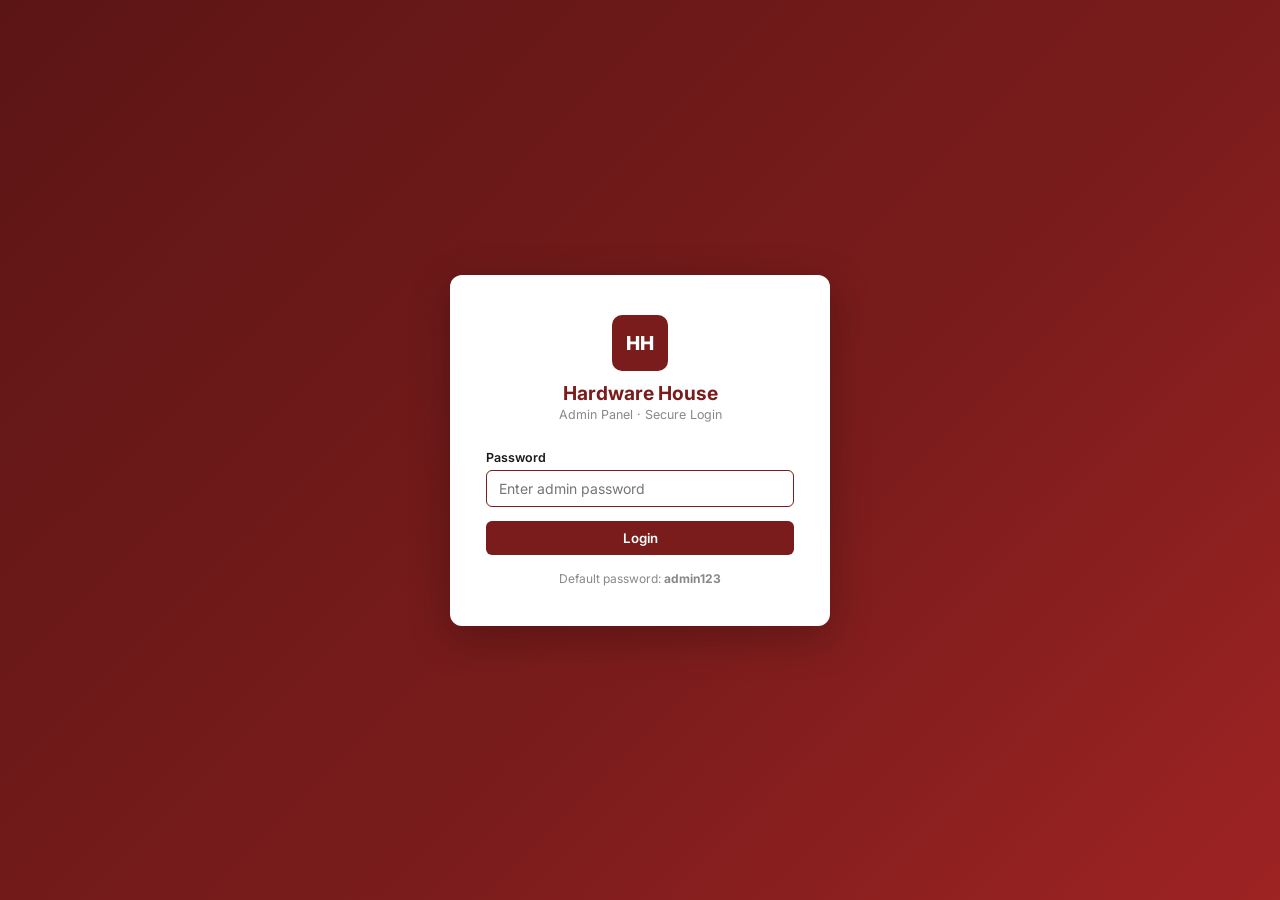
<file: admin/index.html>
<!DOCTYPE html>
<html lang="en">
<head>
  <meta charset="UTF-8">
  <meta name="viewport" content="width=device-width, initial-scale=1.0">
  <title>Admin Panel — Hardware House</title>
  <link rel="preconnect" href="https://fonts.googleapis.com">
  <link rel="preconnect" href="https://fonts.gstatic.com" crossorigin>
  <link href="https://fonts.googleapis.com/css2?family=Inter:wght@300;400;500;600;700;800&display=swap" rel="stylesheet">
  <style>
    :root {
      --p: #7B1C1C; --pd: #5C1515; --s: #C96A1E;
      --bg: #F4F0EB; --white: #fff;
      --text: #1A1A1A; --med: #555; --lt: #888;
      --border: #E0D5CC;
      --radius: 6px; --ease: 0.2s ease;
      --shadow: 0 2px 8px rgba(0,0,0,0.08);
    }
    *, *::before, *::after { margin:0; padding:0; box-sizing:border-box; }
    body { font-family:'Inter',system-ui,sans-serif; background:var(--bg); color:var(--text); font-size:14px; }

    /* ── LOGIN ── */
    .login-wrap {
      min-height:100vh; display:flex; align-items:center; justify-content:center;
      background:linear-gradient(135deg, var(--pd) 0%, var(--p) 60%, #9e2323 100%);
    }
    .login-card {
      background:var(--white); border-radius:12px; padding:40px 36px;
      width:100%; max-width:380px; box-shadow:0 12px 40px rgba(0,0,0,0.25);
    }
    .login-logo { text-align:center; margin-bottom:28px; }
    .login-icon {
      width:56px; height:56px; background:var(--p); color:#fff;
      border-radius:10px; display:inline-flex; align-items:center;
      justify-content:center; font-size:1.2rem; font-weight:800; margin-bottom:10px;
    }
    .login-logo h2 { font-size:1.2rem; font-weight:700; color:var(--p); }
    .login-logo p  { font-size:0.78rem; color:var(--lt); margin-top:2px; }
    .login-err {
      background:#FEE2E2; border:1px solid #FCA5A5; border-radius:var(--radius);
      padding:9px 12px; font-size:0.82rem; color:#991B1B; margin-bottom:14px; display:none;
    }
    .login-err.show { display:block; }

    /* ── SHARED FORM ELEMENTS ── */
    .fg { margin-bottom:14px; }
    .fg label { display:block; font-size:0.78rem; font-weight:600; margin-bottom:5px; color:var(--text); }
    .fg input, .fg select, .fg textarea {
      width:100%; padding:9px 12px; border:1.5px solid var(--border);
      border-radius:var(--radius); font-family:inherit; font-size:0.875rem;
      background:var(--white); transition:border-color var(--ease);
    }
    .fg input:focus, .fg select:focus, .fg textarea:focus { outline:none; border-color:var(--p); }
    .fg textarea { resize:vertical; min-height:70px; }

    .btn {
      display:inline-flex; align-items:center; gap:6px;
      padding:9px 18px; border-radius:var(--radius);
      font-family:inherit; font-size:0.83rem; font-weight:600;
      cursor:pointer; border:none; transition:var(--ease); text-decoration:none;
    }
    .btn-p  { background:var(--s); color:#fff; }
    .btn-p:hover { background:#b05c18; }
    .btn-d  { background:var(--p); color:#fff; }
    .btn-d:hover { background:var(--pd); }
    .btn-outline { background:transparent; border:1.5px solid var(--border); color:var(--med); }
    .btn-outline:hover { border-color:var(--p); color:var(--p); }
    .btn-danger { background:#DC2626; color:#fff; }
    .btn-danger:hover { background:#B91C1C; }
    .btn-sm { padding:5px 12px; font-size:0.75rem; }
    .btn-success { background:#16A34A; color:#fff; }
    .btn-success:hover { background:#15803D; }

    /* ── LAYOUT ── */
    #app { display:none; min-height:100vh; }
    .topbar {
      background:var(--pd); color:#fff; padding:12px 24px;
      display:flex; align-items:center; justify-content:space-between;
      position:sticky; top:0; z-index:100; box-shadow:0 2px 8px rgba(0,0,0,0.2);
    }
    .topbar-brand { display:flex; align-items:center; gap:10px; }
    .topbar-icon {
      width:36px; height:36px; background:var(--s); border-radius:6px;
      display:flex; align-items:center; justify-content:center;
      font-weight:800; font-size:0.85rem;
    }
    .topbar-brand h1 { font-size:1rem; font-weight:700; }
    .topbar-brand p  { font-size:0.7rem; opacity:0.65; }
    .topbar-right    { display:flex; align-items:center; gap:10px; }
    .topbar-right a  { color:rgba(255,255,255,0.75); text-decoration:none; font-size:0.8rem; }
    .topbar-right a:hover { color:#fff; }

    .main-layout { display:grid; grid-template-columns:210px 1fr; min-height:calc(100vh - 58px); }

    /* ── SIDEBAR ── */
    .sidebar {
      background:var(--white); border-right:1px solid var(--border); padding:20px 0;
      position:sticky; top:58px; height:calc(100vh - 58px); overflow-y:auto;
    }
    .sidebar-nav li { list-style:none; }
    .sidebar-nav a, .sidebar-nav button {
      display:flex; align-items:center; gap:10px; width:100%;
      padding:10px 20px; color:var(--med); text-decoration:none;
      font-size:0.83rem; font-weight:500; transition:var(--ease);
      background:none; border:none; cursor:pointer; font-family:inherit; text-align:left;
    }
    .sidebar-nav a:hover, .sidebar-nav button:hover { color:var(--p); background:#FFF8F5; }
    .sidebar-nav a.active, .sidebar-nav button.active {
      color:var(--p); background:#FFF0E8; font-weight:700;
      border-left:3px solid var(--s);
    }
    .sidebar-section { padding:14px 20px 6px; font-size:0.68rem; font-weight:700; text-transform:uppercase; letter-spacing:0.6px; color:var(--lt); }

    /* ── CONTENT ── */
    .content { padding:28px; overflow-y:auto; }
    .page-panel { display:none; }
    .page-panel.active { display:block; }

    /* ── STATS ROW ── */
    .stats-row { display:grid; grid-template-columns:repeat(4,1fr); gap:14px; margin-bottom:28px; }
    .stat-card {
      background:var(--white); border-radius:var(--radius); padding:20px;
      box-shadow:var(--shadow); border-left:4px solid var(--s);
    }
    .stat-num   { font-size:1.8rem; font-weight:800; color:var(--p); }
    .stat-label { font-size:0.75rem; color:var(--lt); margin-top:2px; }

    /* ── PANELS & CARDS ── */
    .panel {
      background:var(--white); border-radius:var(--radius);
      padding:22px; box-shadow:var(--shadow); margin-bottom:20px;
    }
    .panel-header {
      display:flex; align-items:center; justify-content:space-between; margin-bottom:18px;
    }
    .panel-header h3 { font-size:1rem; font-weight:700; }

    /* ── TABLE ── */
    .tbl-wrap { overflow-x:auto; }
    table { width:100%; border-collapse:collapse; }
    th {
      background:var(--bg); padding:10px 12px; text-align:left;
      font-size:0.75rem; font-weight:700; color:var(--lt);
      text-transform:uppercase; letter-spacing:0.4px; border-bottom:1px solid var(--border);
    }
    td {
      padding:11px 12px; border-bottom:1px solid var(--border);
      font-size:0.83rem; vertical-align:middle;
    }
    tr:last-child td { border-bottom:none; }
    tr:hover td { background:#FAFAF9; }
    .badge {
      display:inline-block; padding:2px 8px; border-radius:10px; font-size:0.7rem; font-weight:600;
    }
    .badge-sections    { background:#FFF0E0; color:#C96A1E; }
    .badge-sheets      { background:#EDF3FF; color:#2563EB; }
    .badge-hardware    { background:#F0FFF4; color:#16A34A; }
    .badge-accessories { background:#FDF4FF; color:#7C3AED; }
    .badge-featured    { background:#FEF9C3; color:#A16207; }
    .price-cell { font-weight:700; color:var(--p); }

    /* ── MODAL ── */
    .modal-overlay {
      position:fixed; inset:0; background:rgba(0,0,0,0.45);
      z-index:999; display:none; align-items:center; justify-content:center; padding:20px;
    }
    .modal-overlay.open { display:flex; }
    .modal {
      background:var(--white); border-radius:10px; padding:28px;
      width:100%; max-width:540px; max-height:90vh; overflow-y:auto;
      box-shadow:0 20px 60px rgba(0,0,0,0.25);
    }
    .modal-header {
      display:flex; align-items:center; justify-content:space-between; margin-bottom:20px;
    }
    .modal-header h3 { font-size:1rem; font-weight:700; }
    .modal-close {
      background:none; border:none; cursor:pointer; font-size:1.3rem;
      color:var(--lt); line-height:1; padding:2px 6px; border-radius:4px;
    }
    .modal-close:hover { background:var(--bg); color:var(--text); }
    .modal-footer { display:flex; gap:10px; justify-content:flex-end; margin-top:20px; }

    .row2 { display:grid; grid-template-columns:1fr 1fr; gap:14px; }

    /* ── NOTICE ── */
    .notice {
      padding:12px 16px; border-radius:var(--radius); font-size:0.83rem; margin-bottom:16px; display:none;
    }
    .notice.show { display:block; }
    .notice-success { background:#F0FDF4; border:1px solid #86EFAC; color:#166534; }
    .notice-info    { background:#EFF6FF; border:1px solid #93C5FD; color:#1D4ED8; }

    /* ── PRICE UPDATE HERO ── */
    .update-hero {
      background:linear-gradient(135deg, var(--p), var(--s));
      color:#fff; border-radius:10px; padding:24px 28px; margin-bottom:20px;
      display:flex; align-items:center; justify-content:space-between; flex-wrap:wrap; gap:14px;
    }
    .update-hero h3 { font-size:1.05rem; font-weight:700; margin-bottom:4px; }
    .update-hero p  { font-size:0.83rem; opacity:0.85; }

    @media (max-width:768px) {
      .main-layout { grid-template-columns:1fr; }
      .sidebar { display:none; }
      .stats-row { grid-template-columns:1fr 1fr; }
      .row2 { grid-template-columns:1fr; }
    }
  </style>
</head>
<body>

<!-- ═══════════════════════ LOGIN SCREEN ═══════════════════════ -->
<div class="login-wrap" id="login-screen">
  <div class="login-card">
    <div class="login-logo">
      <div class="login-icon">HH</div>
      <h2>Hardware House</h2>
      <p>Admin Panel · Secure Login</p>
    </div>
    <div class="login-err" id="login-err">Incorrect password. Please try again.</div>
    <form id="login-form">
      <div class="fg">
        <label>Password</label>
        <input type="password" id="login-pw" placeholder="Enter admin password" autofocus>
      </div>
      <button type="submit" class="btn btn-d" style="width:100%;justify-content:center;">Login</button>
    </form>
    <p style="text-align:center;font-size:0.75rem;color:var(--lt);margin-top:16px;">
      Default password: <strong>admin123</strong>
    </p>
  </div>
</div>

<!-- ═══════════════════════ APP ═══════════════════════ -->
<div id="app">

  <!-- TOP BAR -->
  <div class="topbar">
    <div class="topbar-brand">
      <div class="topbar-icon">HH</div>
      <div>
        <h1>Hardware House Admin</h1>
        <p>Manage products &amp; contact info</p>
      </div>
    </div>
    <div class="topbar-right">
      <a href="../index.html" target="_blank">← View Website</a>
      <button class="btn btn-outline btn-sm" onclick="logout()" style="color:#fff;border-color:rgba(255,255,255,0.3);">Logout</button>
    </div>
  </div>

  <div class="main-layout">
    <!-- SIDEBAR -->
    <aside class="sidebar">
      <ul class="sidebar-nav">
        <li class="sidebar-section">Dashboard</li>
        <li><button class="active" onclick="showPage('dashboard',this)">
          <svg width="16" height="16" fill="currentColor" viewBox="0 0 24 24"><path d="M3 13h8V3H3v10zm0 8h8v-6H3v6zm10 0h8V11h-8v10zm0-18v6h8V3h-8z"/></svg>
          Dashboard
        </button></li>

        <li class="sidebar-section">Products</li>
        <li><button onclick="showPage('products',this)">
          <svg width="16" height="16" fill="currentColor" viewBox="0 0 24 24"><path d="M20 4H4c-1.1 0-2 .9-2 2v12c0 1.1.9 2 2 2h16c1.1 0 2-.9 2-2V6c0-1.1-.9-2-2-2zm-5 14H4v-4h11v4zm0-5H4V9h11v4zm5 5h-4V9h4v9z"/></svg>
          All Products
        </button></li>
        <li><button onclick="openAddModal()">
          <svg width="16" height="16" fill="currentColor" viewBox="0 0 24 24"><path d="M19 3H5c-1.1 0-2 .9-2 2v14c0 1.1.9 2 2 2h14c1.1 0 2-.9 2-2V5c0-1.1-.9-2-2-2zm-2 10h-4v4h-2v-4H7v-2h4V7h2v4h4v2z"/></svg>
          Add Product
        </button></li>
        <li><button onclick="showPage('prices',this)">
          <svg width="16" height="16" fill="currentColor" viewBox="0 0 24 24"><path d="M11.8 10.9c-2.27-.59-3-1.2-3-2.15 0-1.09 1.01-1.85 2.7-1.85 1.78 0 2.44.85 2.5 2.1h2.21c-.07-1.72-1.12-3.3-3.21-3.81V3h-3v2.16c-1.94.42-3.5 1.68-3.5 3.61 0 2.31 1.91 3.46 4.7 4.13 2.5.6 3 1.48 3 2.41 0 .69-.49 1.79-2.7 1.79-2.06 0-2.87-.92-2.98-2.1h-2.2c.12 2.19 1.76 3.42 3.68 3.83V21h3v-2.15c1.95-.37 3.5-1.5 3.5-3.55 0-2.84-2.43-3.81-4.7-4.4z"/></svg>
          Update Prices
        </button></li>

        <li class="sidebar-section">Settings</li>
        <li><button onclick="showPage('contact-settings',this)">
          <svg width="16" height="16" fill="currentColor" viewBox="0 0 24 24"><path d="M20 4H4c-1.1 0-2 .9-2 2v12c0 1.1.9 2 2 2h16c1.1 0 2-.9 2-2V6c0-1.1-.9-2-2-2zm0 4l-8 5-8-5V6l8 5 8-5v2z"/></svg>
          Contact Info
        </button></li>
        <li><button onclick="showPage('security',this)">
          <svg width="16" height="16" fill="currentColor" viewBox="0 0 24 24"><path d="M18 8h-1V6c0-2.76-2.24-5-5-5S7 3.24 7 6v2H6c-1.1 0-2 .9-2 2v10c0 1.1.9 2 2 2h12c1.1 0 2-.9 2-2V10c0-1.1-.9-2-2-2zm-6 9c-1.1 0-2-.9-2-2s.9-2 2-2 2 .9 2 2-.9 2-2 2zm3.1-9H8.9V6c0-1.71 1.39-3.1 3.1-3.1 1.71 0 3.1 1.39 3.1 3.1v2z"/></svg>
          Change Password
        </button></li>
      </ul>
    </aside>

    <!-- CONTENT AREA -->
    <main class="content">

      <!-- ── DASHBOARD ── -->
      <div class="page-panel active" id="page-dashboard">
        <h2 style="font-size:1.3rem;font-weight:700;margin-bottom:6px;">Dashboard</h2>
        <p style="color:var(--lt);font-size:0.83rem;margin-bottom:22px;">Overview of your website data.</p>

        <div class="stats-row" id="dash-stats"></div>

        <div class="panel">
          <div class="panel-header">
            <h3>Quick Actions</h3>
          </div>
          <div style="display:flex;gap:10px;flex-wrap:wrap;">
            <button class="btn btn-success" onclick="bulkMarkUpdated()">
              ✓ Mark All Prices Updated Today
            </button>
            <button class="btn btn-p" onclick="openAddModal()">+ Add New Product</button>
            <button class="btn btn-d" onclick="showPage('prices', document.querySelector('.sidebar-nav button:nth-child(5)'))">Edit Prices</button>
            <a href="../catalogue.html" target="_blank" class="btn btn-outline">Preview Catalogue →</a>
          </div>
        </div>

        <div class="panel">
          <div class="panel-header"><h3>Featured Products (shown on Homepage)</h3></div>
          <div id="dash-featured"></div>
        </div>
      </div>

      <!-- ── ALL PRODUCTS ── -->
      <div class="page-panel" id="page-products">
        <div style="display:flex;align-items:center;justify-content:space-between;margin-bottom:20px;">
          <div>
            <h2 style="font-size:1.3rem;font-weight:700;">All Products</h2>
            <p style="color:var(--lt);font-size:0.83rem;margin-top:2px;" id="product-count"></p>
          </div>
          <button class="btn btn-p" onclick="openAddModal()">+ Add Product</button>
        </div>
        <div class="panel" style="padding:0;">
          <div class="tbl-wrap">
            <table id="products-table">
              <thead>
                <tr>
                  <th>Product</th><th>Category</th><th>Price</th>
                  <th>Featured</th><th style="width:110px;">Actions</th>
                </tr>
              </thead>
              <tbody id="products-tbody"></tbody>
            </table>
          </div>
        </div>
      </div>

      <!-- ── PRICE UPDATE ── -->
      <div class="page-panel" id="page-prices">
        <h2 style="font-size:1.3rem;font-weight:700;margin-bottom:20px;">Update Prices</h2>
        <div class="update-hero">
          <div>
            <h3>Weekly Price Update</h3>
            <p>Edit prices below, then click "Save All Prices" to publish changes to the website.</p>
          </div>
          <button class="btn" style="background:#fff;color:var(--p);" onclick="saveAllPrices()">
            ✓ Save All Prices
          </button>
        </div>
        <div class="notice notice-success" id="price-save-notice">
          Prices saved and last-updated date has been updated!
        </div>
        <div class="panel" style="padding:0;">
          <div class="tbl-wrap">
            <table>
              <thead>
                <tr><th>Product Name</th><th>Category</th><th style="width:200px;">Price</th></tr>
              </thead>
              <tbody id="price-tbody"></tbody>
            </table>
          </div>
        </div>
        <div style="margin-top:16px;display:flex;gap:10px;">
          <button class="btn btn-success" onclick="saveAllPrices()">✓ Save All Prices</button>
          <button class="btn btn-outline" onclick="renderPriceTable()">↺ Reset Changes</button>
        </div>
      </div>

      <!-- ── CONTACT SETTINGS ── -->
      <div class="page-panel" id="page-contact-settings">
        <h2 style="font-size:1.3rem;font-weight:700;margin-bottom:20px;">Contact Information</h2>
        <div class="notice notice-success" id="contact-save-notice">Contact information saved!</div>
        <div class="panel">
          <form id="contact-form">
            <div class="row2">
              <div class="fg"><label>Primary Phone</label><input type="tel" id="c-phone1"></div>
              <div class="fg"><label>Secondary Phone</label><input type="tel" id="c-phone2"></div>
            </div>
            <div class="fg"><label>Email Address</label><input type="email" id="c-email"></div>
            <div class="fg"><label>Full Address</label><textarea id="c-address" rows="2"></textarea></div>
            <div class="fg"><label>Business Hours</label><input type="text" id="c-hours"></div>
            <div class="fg">
              <label>WhatsApp Number (with country code, no + or spaces)</label>
              <input type="text" id="c-whatsapp" placeholder="917314010200">
            </div>
            <button type="submit" class="btn btn-d">Save Contact Info</button>
          </form>
        </div>
      </div>

      <!-- ── SECURITY ── -->
      <div class="page-panel" id="page-security">
        <h2 style="font-size:1.3rem;font-weight:700;margin-bottom:20px;">Change Password</h2>
        <div class="notice notice-success" id="pw-save-notice">Password changed successfully!</div>
        <div class="panel" style="max-width:420px;">
          <form id="pw-form">
            <div class="fg"><label>Current Password</label><input type="password" id="pw-current"></div>
            <div class="fg"><label>New Password</label><input type="password" id="pw-new"></div>
            <div class="fg"><label>Confirm New Password</label><input type="password" id="pw-confirm"></div>
            <div id="pw-err" style="color:#DC2626;font-size:0.82rem;margin-bottom:10px;display:none;"></div>
            <button type="submit" class="btn btn-d">Update Password</button>
          </form>
        </div>
      </div>

    </main>
  </div>
</div>

<!-- ═══════════════════════ ADD / EDIT MODAL ═══════════════════════ -->
<div class="modal-overlay" id="product-modal">
  <div class="modal">
    <div class="modal-header">
      <h3 id="modal-title">Add Product</h3>
      <button class="modal-close" onclick="closeModal()">✕</button>
    </div>
    <form id="product-form">
      <input type="hidden" id="m-id">
      <div class="row2">
        <div class="fg"><label>Name (English)</label><input type="text" id="m-name-en" required></div>
        <div class="fg"><label>Name (Hindi)</label><input type="text" id="m-name-hi"></div>
      </div>
      <div class="fg">
        <label>Category</label>
        <select id="m-cat">
          <option value="sections">Aluminium Sections</option>
          <option value="sheets">Aluminium Sheets</option>
          <option value="hardware">Aluminium Hardware</option>
          <option value="accessories">Hardware Accessories</option>
        </select>
      </div>
      <div class="fg">
        <label>Price (e.g. ₹185/kg or "Contact for Price")</label>
        <input type="text" id="m-price" placeholder="₹185/kg">
      </div>
      <div class="fg"><label>Description (English)</label><textarea id="m-desc-en"></textarea></div>
      <div class="fg"><label>Description (Hindi)</label><textarea id="m-desc-hi"></textarea></div>
      <div class="fg" style="display:flex;align-items:center;gap:8px;">
        <input type="checkbox" id="m-featured" style="width:auto;">
        <label for="m-featured" style="margin:0;cursor:pointer;">Show on Homepage (Featured)</label>
      </div>
      <div class="modal-footer">
        <button type="button" class="btn btn-outline" onclick="closeModal()">Cancel</button>
        <button type="submit" class="btn btn-d" id="modal-save-btn">Save Product</button>
      </div>
    </form>
  </div>
</div>

<script src="../js/data.js"></script>
<script src="admin.js"></script>
</body>
</html>
</file>
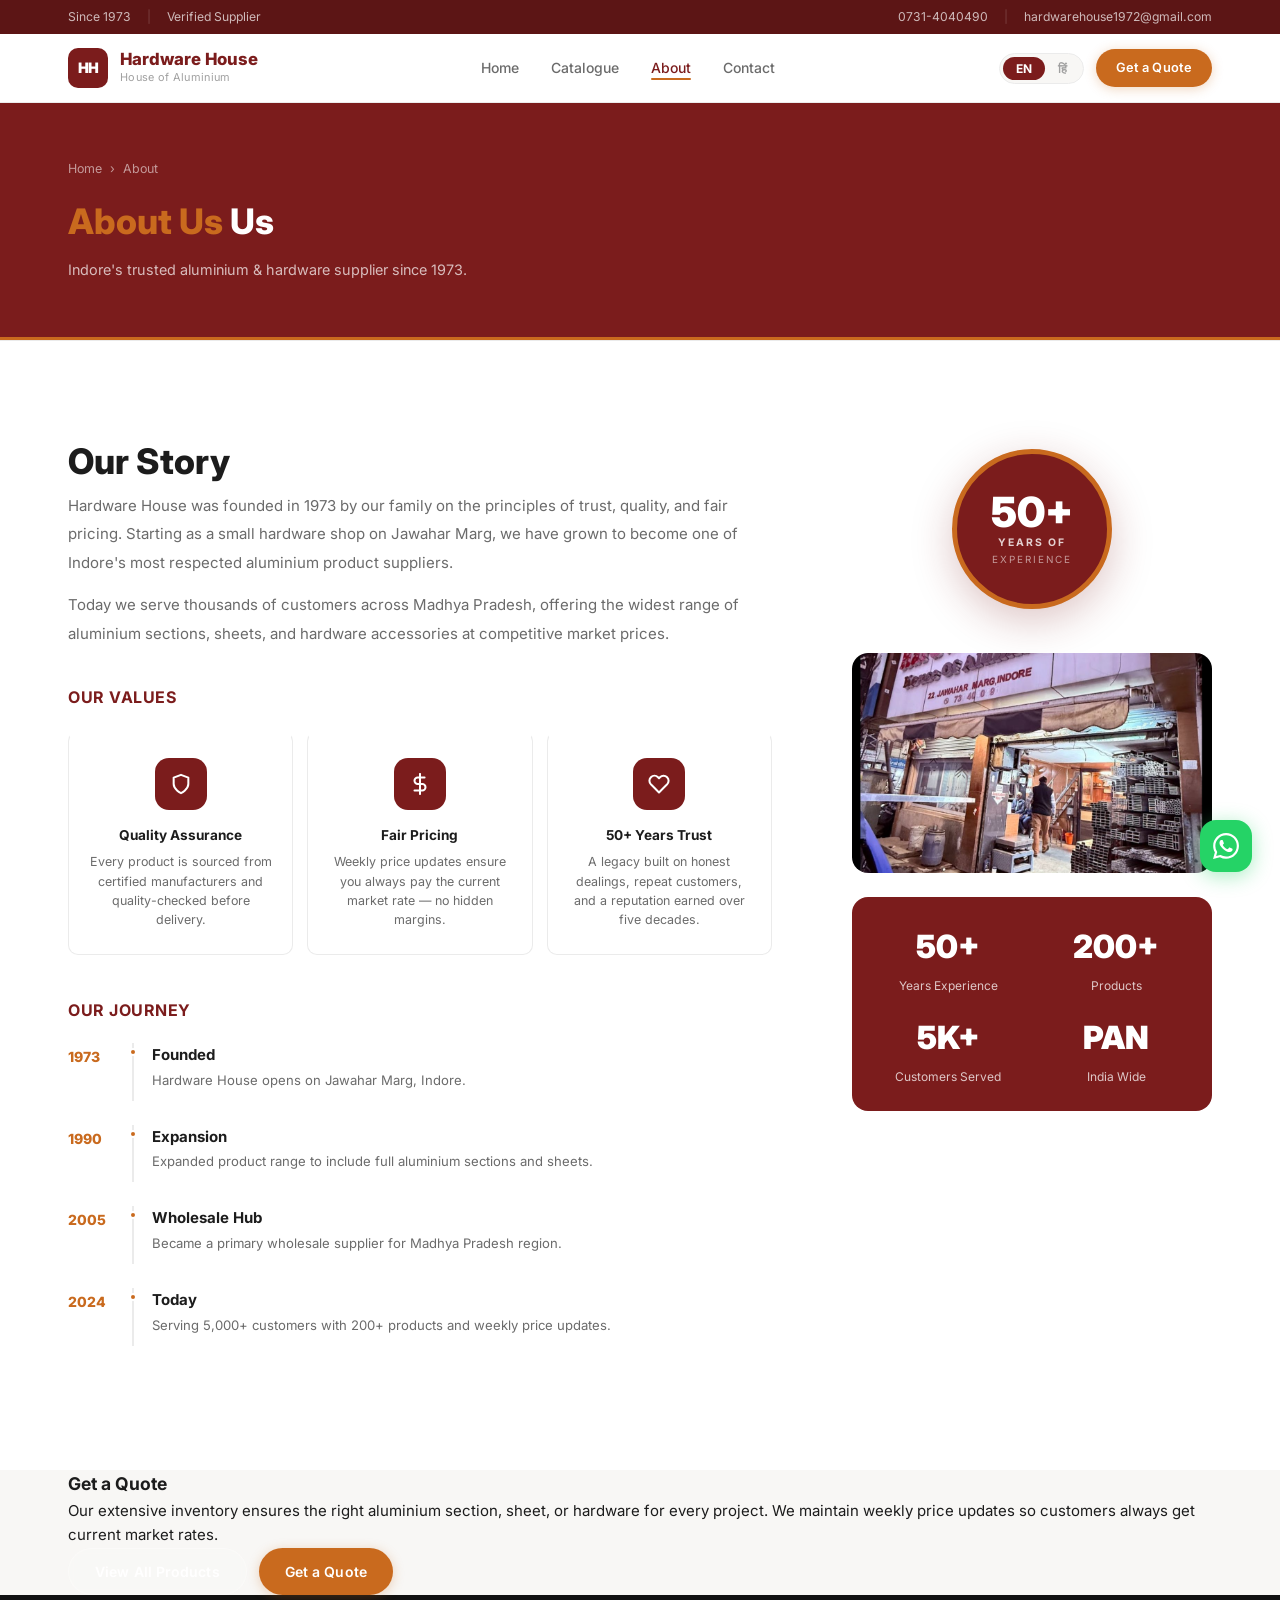
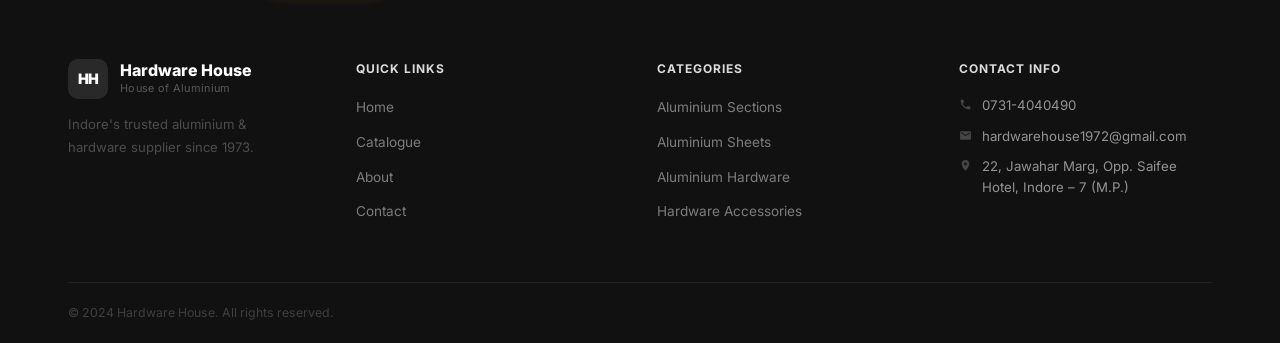
<file: about.html>
<!DOCTYPE html>
<html lang="en">
<head>
  <meta charset="UTF-8">
  <meta name="viewport" content="width=device-width, initial-scale=1.0">
  <title>About Us — Hardware House</title>
  <meta name="description" content="Learn about Hardware House — Indore's trusted aluminium dealer since 1973. Our story, values, and 50+ years of experience.">
  <link rel="stylesheet" href="css/style.css">
  <link rel="preconnect" href="https://fonts.googleapis.com">
  <link rel="preconnect" href="https://fonts.gstatic.com" crossorigin>
  <link href="https://fonts.googleapis.com/css2?family=Inter:wght@300;400;500;600;700;800&display=swap" rel="stylesheet">
</head>
<body>

<!-- TOP BAR -->
<div class="top-bar">
  <div class="container">
    <div class="top-bar-inner">
      <div class="top-bar-left">
        <span data-i18n="top_since">Since 1973</span>
        <span class="top-bar-sep">|</span>
        <span data-i18n="top_verified">Verified Supplier</span>
      </div>
      <div class="top-bar-right">
        <a href="#" data-c="phone-link"><span data-c="phone1">0731-4010200</span></a>
        <span class="top-bar-sep">|</span>
        <a href="#" data-c="email-link"><span data-c="email">info@hardwarehouse.in</span></a>
      </div>
    </div>
  </div>
</div>

<!-- NAVBAR -->
<nav class="navbar">
  <div class="container">
    <div class="nav-inner">
      <a href="index.html" class="logo-wrap">
        <div class="logo-icon">HH</div>
        <div class="logo-text">
          <div class="logo-name">Hardware House</div>
          <div class="logo-sub">House of Aluminium</div>
        </div>
      </a>
      <ul class="nav-links">
        <li><a href="index.html"     data-i18n="nav_home">Home</a></li>
        <li><a href="catalogue.html" data-i18n="nav_catalogue">Catalogue</a></li>
        <li><a href="about.html"     data-i18n="nav_about">About</a></li>
        <li><a href="contact.html"   data-i18n="nav_contact">Contact</a></li>
      </ul>
      <div class="nav-actions">
        <div class="lang-toggle">
          <button class="lang-btn active" data-lang="en">EN</button>
          <button class="lang-btn"        data-lang="hi">हिं</button>
        </div>
        <a href="contact.html" class="btn btn-primary btn-sm" data-i18n="nav_cta">Get a Quote</a>
        <button class="hamburger" aria-label="Toggle menu">
          <span></span><span></span><span></span>
        </button>
      </div>
    </div>
  </div>
</nav>

<!-- PAGE HERO -->
<div class="page-hero">
  <div class="container">
    <div class="breadcrumb">
      <a href="index.html" data-i18n="nav_home">Home</a>
      <span>›</span>
      <span data-i18n="nav_about">About</span>
    </div>
    <h1><span data-i18n="sec_about">About</span> Us</h1>
    <p data-i18n="footer_about">Indore's trusted aluminium &amp; hardware supplier since 1973.</p>
  </div>
</div>

<!-- ABOUT MAIN SECTION -->
<section class="about-page-section">
  <div class="container">
    <div class="about-cols">
      <!-- TEXT COLUMN -->
      <div>
        <h2 class="section-title"><span data-i18n="our_story">Our Story</span></h2>
        <p data-i18n="about_story1">Hardware House was founded in 1973 by our family on the principles of trust, quality, and fair pricing. Starting as a small hardware shop on Jawahar Marg, we have grown to become one of Indore's most respected aluminium product suppliers.</p>
        <p data-i18n="about_story2">Today we serve thousands of customers across Madhya Pradesh, offering the widest range of aluminium sections, sheets, and hardware accessories at competitive market prices.</p>

        <h3 data-i18n="our_values">Our Values</h3>
        <div class="values-grid">
          <div class="val-card">
            <div class="val-icon">
              <svg viewBox="0 0 24 24" fill="none" stroke="white" stroke-width="2.2" stroke-linecap="round" stroke-linejoin="round">
                <path d="M12 22s8-4 8-10V5l-8-3-8 3v7c0 6 8 10 8 10z"/>
              </svg>
            </div>
            <h4 data-i18n="val_quality">Quality Assurance</h4>
            <p data-i18n="val_quality_d">Every product sourced from certified manufacturers and checked before delivery.</p>
          </div>
          <div class="val-card">
            <div class="val-icon">
              <svg viewBox="0 0 24 24" fill="none" stroke="white" stroke-width="2.2" stroke-linecap="round" stroke-linejoin="round">
                <line x1="12" y1="1" x2="12" y2="23"/><path d="M17 5H9.5a3.5 3.5 0 000 7h5a3.5 3.5 0 010 7H6"/>
              </svg>
            </div>
            <h4 data-i18n="val_price">Fair Pricing</h4>
            <p data-i18n="val_price_d">Weekly price updates ensure you always pay the current market rate.</p>
          </div>
          <div class="val-card">
            <div class="val-icon">
              <svg viewBox="0 0 24 24" fill="none" stroke="white" stroke-width="2.2" stroke-linecap="round" stroke-linejoin="round">
                <path d="M20.84 4.61a5.5 5.5 0 00-7.78 0L12 5.67l-1.06-1.06a5.5 5.5 0 00-7.78 7.78l1.06 1.06L12 21.23l7.78-7.78 1.06-1.06a5.5 5.5 0 000-7.78z"/>
              </svg>
            </div>
            <h4 data-i18n="val_trust">50+ Years Trust</h4>
            <p data-i18n="val_trust_d">A legacy built on honest dealings and a reputation earned over five decades.</p>
          </div>
        </div>

        <!-- JOURNEY TIMELINE -->
        <h3 style="margin-top:42px;" data-i18n="our_journey">Our Journey</h3>
        <div class="timeline">
          <div class="tl-item">
            <div class="tl-year">1973</div>
            <div class="tl-body">
              <h4 data-i18n="yr_1973">Founded</h4>
              <p data-i18n="yr_1973_d">Hardware House opens on Jawahar Marg, Indore.</p>
            </div>
          </div>
          <div class="tl-item">
            <div class="tl-year">1990</div>
            <div class="tl-body">
              <h4 data-i18n="yr_1990">Expansion</h4>
              <p data-i18n="yr_1990_d">Expanded product range to include full aluminium sections and sheets.</p>
            </div>
          </div>
          <div class="tl-item">
            <div class="tl-year">2005</div>
            <div class="tl-body">
              <h4 data-i18n="yr_2005">Wholesale Hub</h4>
              <p data-i18n="yr_2005_d">Became a primary wholesale supplier for Madhya Pradesh region.</p>
            </div>
          </div>
          <div class="tl-item">
            <div class="tl-year">2024</div>
            <div class="tl-body">
              <h4 data-i18n="yr_2024">Today</h4>
              <p data-i18n="yr_2024_d">Serving 5,000+ customers with 200+ products and weekly price updates.</p>
            </div>
          </div>
        </div>
      </div>

      <!-- IMAGE / BADGE COLUMN -->
      <div class="about-img-col" style="display:flex;flex-direction:column;align-items:center;gap:24px;padding-top:8px;">
        <div class="exp-badge">
          <div class="exp-num"  data-i18n="exp_years">50+</div>
          <div class="exp-lbl1" data-i18n="exp_lbl1">YEARS OF</div>
          <div class="exp-lbl2" data-i18n="exp_lbl2">EXPERIENCE</div>
        </div>
        <div class="store-img-wrap" style="width:100%;">
          <img src="images/store-front.jpg" alt="Hardware House Store"
               onerror="this.parentElement.innerHTML='<div style=\'width:100%;height:100%;display:flex;align-items:center;justify-content:center;color:#aaa;font-size:0.82rem;\'>Store Photo</div>'">
        </div>
        <!-- stats box -->
        <div style="background:var(--primary);border-radius:var(--radius);padding:24px 20px;width:100%;color:#fff;">
          <div style="display:grid;grid-template-columns:1fr 1fr;gap:16px;text-align:center;">
            <div>
              <div style="font-size:2rem;font-weight:900;">50+</div>
              <div style="font-size:0.75rem;opacity:0.75;margin-top:2px;" data-i18n="stat_years">Years Experience</div>
            </div>
            <div>
              <div style="font-size:2rem;font-weight:900;">200+</div>
              <div style="font-size:0.75rem;opacity:0.75;margin-top:2px;" data-i18n="stat_products">Products</div>
            </div>
            <div>
              <div style="font-size:2rem;font-weight:900;">5K+</div>
              <div style="font-size:0.75rem;opacity:0.75;margin-top:2px;" data-i18n="stat_customers">Customers Served</div>
            </div>
            <div>
              <div style="font-size:2rem;font-weight:900;">PAN</div>
              <div style="font-size:0.75rem;opacity:0.75;margin-top:2px;">India Wide</div>
            </div>
          </div>
        </div>
      </div>
    </div>
  </div>
</section>

<!-- CTA -->
<div class="contact-bar">
  <div class="container">
    <div class="contact-bar-inner">
      <div>
        <h3 data-i18n="nav_cta">Get a Quote</h3>
        <p data-i18n="about_p2">Weekly price updates — always get current market rates.</p>
      </div>
      <div style="display:flex;gap:12px;flex-wrap:wrap;">
        <a href="catalogue.html" class="btn btn-ghost" data-i18n="btn_all">View All Products</a>
        <a href="contact.html"   class="btn btn-primary" data-i18n="nav_cta">Get a Quote</a>
      </div>
    </div>
  </div>
</div>

<!-- FOOTER -->
<footer class="footer">
  <div class="container">
    <div class="footer-grid">
      <div>
        <a href="index.html" class="logo-wrap">
          <div class="logo-icon">HH</div>
          <div class="logo-text">
            <div class="logo-name">Hardware House</div>
            <div class="logo-sub">House of Aluminium</div>
          </div>
        </a>
        <p class="footer-tagline" data-i18n="footer_about">Indore's trusted aluminium &amp; hardware supplier since 1973.</p>
      </div>
      <div>
        <h4 data-i18n="footer_quick">Quick Links</h4>
        <ul>
          <li><a href="index.html"     data-i18n="nav_home">Home</a></li>
          <li><a href="catalogue.html" data-i18n="nav_catalogue">Catalogue</a></li>
          <li><a href="about.html"     data-i18n="nav_about">About Us</a></li>
          <li><a href="contact.html"   data-i18n="nav_contact">Contact</a></li>
        </ul>
      </div>
      <div>
        <h4 data-i18n="footer_cats">Categories</h4>
        <ul>
          <li><a href="catalogue.html?cat=sections"    data-i18n="cat_sections">Aluminium Sections</a></li>
          <li><a href="catalogue.html?cat=sheets"      data-i18n="cat_sheets">Aluminium Sheets</a></li>
          <li><a href="catalogue.html?cat=hardware"    data-i18n="cat_hardware">Aluminium Hardware</a></li>
          <li><a href="catalogue.html?cat=accessories" data-i18n="cat_accessories">Hardware Accessories</a></li>
        </ul>
      </div>
      <div>
        <h4 data-i18n="footer_contact">Contact Info</h4>
        <ul class="footer-clist">
          <li><svg width="13" height="13" fill="currentColor" viewBox="0 0 24 24"><path d="M6.62 10.79c1.44 2.83 3.76 5.14 6.59 6.59l2.2-2.2c.27-.27.67-.36 1.02-.24 1.12.37 2.33.57 3.57.57.55 0 1 .45 1 1V20c0 .55-.45 1-1 1-9.39 0-17-7.61-17-17 0-.55.45-1 1-1h3.5c.55 0 1 .45 1 1 0 1.25.2 2.45.57 3.57.11.35.03.74-.25 1.02l-2.2 2.2z"/></svg><span data-c="phone1">0731-4010200</span></li>
          <li><svg width="13" height="13" fill="currentColor" viewBox="0 0 24 24"><path d="M20 4H4c-1.1 0-2 .9-2 2v12c0 1.1.9 2 2 2h16c1.1 0 2-.9 2-2V6c0-1.1-.9-2-2-2zm0 4l-8 5-8-5V6l8 5 8-5v2z"/></svg><span data-c="email">info@hardwarehouse.in</span></li>
          <li><svg width="13" height="13" fill="currentColor" viewBox="0 0 24 24"><path d="M12 2C8.13 2 5 5.13 5 9c0 5.25 7 13 7 13s7-7.75 7-13c0-3.87-3.13-7-7-7zm0 9.5c-1.38 0-2.5-1.12-2.5-2.5s1.12-2.5 2.5-2.5 2.5 1.12 2.5 2.5-1.12 2.5-2.5 2.5z"/></svg><span data-c="address">29, Jawahar Marg, Indore</span></li>
        </ul>
      </div>
    </div>
    <div class="footer-bottom">
      <p data-i18n="footer_rights">© 2024 Hardware House. All rights reserved.</p>
    </div>
  </div>
</footer>

<a href="#" class="wa-float" data-c="whatsapp-link" target="_blank" rel="noopener" aria-label="Chat on WhatsApp">
  <svg viewBox="0 0 24 24" fill="white"><path d="M17.472 14.382c-.297-.149-1.758-.867-2.03-.967-.273-.099-.471-.148-.67.15-.197.297-.767.966-.94 1.164-.173.199-.347.223-.644.075-.297-.15-1.255-.463-2.39-1.475-.883-.788-1.48-1.761-1.653-2.059-.173-.297-.018-.458.13-.606.134-.133.298-.347.446-.52.149-.174.198-.298.298-.497.099-.198.05-.371-.025-.52-.075-.149-.669-1.612-.916-2.207-.242-.579-.487-.5-.669-.51-.173-.008-.371-.01-.57-.01-.198 0-.52.074-.792.372-.272.297-1.04 1.016-1.04 2.479 0 1.462 1.065 2.875 1.213 3.074.149.198 2.096 3.2 5.077 4.487.709.306 1.262.489 1.694.625.712.227 1.36.195 1.871.118.571-.085 1.758-.719 2.006-1.413.248-.694.248-1.289.173-1.413-.074-.124-.272-.198-.57-.347m-5.421 7.403h-.004a9.87 9.87 0 01-5.031-1.378l-.361-.214-3.741.982.998-3.648-.235-.374a9.86 9.86 0 01-1.51-5.26c.001-5.45 4.436-9.884 9.888-9.884 2.64 0 5.122 1.03 6.988 2.898a9.825 9.825 0 012.893 6.994c-.003 5.45-4.437 9.884-9.885 9.884m8.413-18.297A11.815 11.815 0 0012.05 0C5.495 0 .16 5.335.157 11.892c0 2.096.547 4.142 1.588 5.945L.057 24l6.305-1.654a11.882 11.882 0 005.683 1.448h.005c6.554 0 11.89-5.335 11.893-11.893a11.821 11.821 0 00-3.48-8.413Z"/></svg>
</a>

<script src="js/data.js"></script>
<script src="js/translations.js"></script>
<script src="js/main.js"></script>
</body>
</html>
</file>
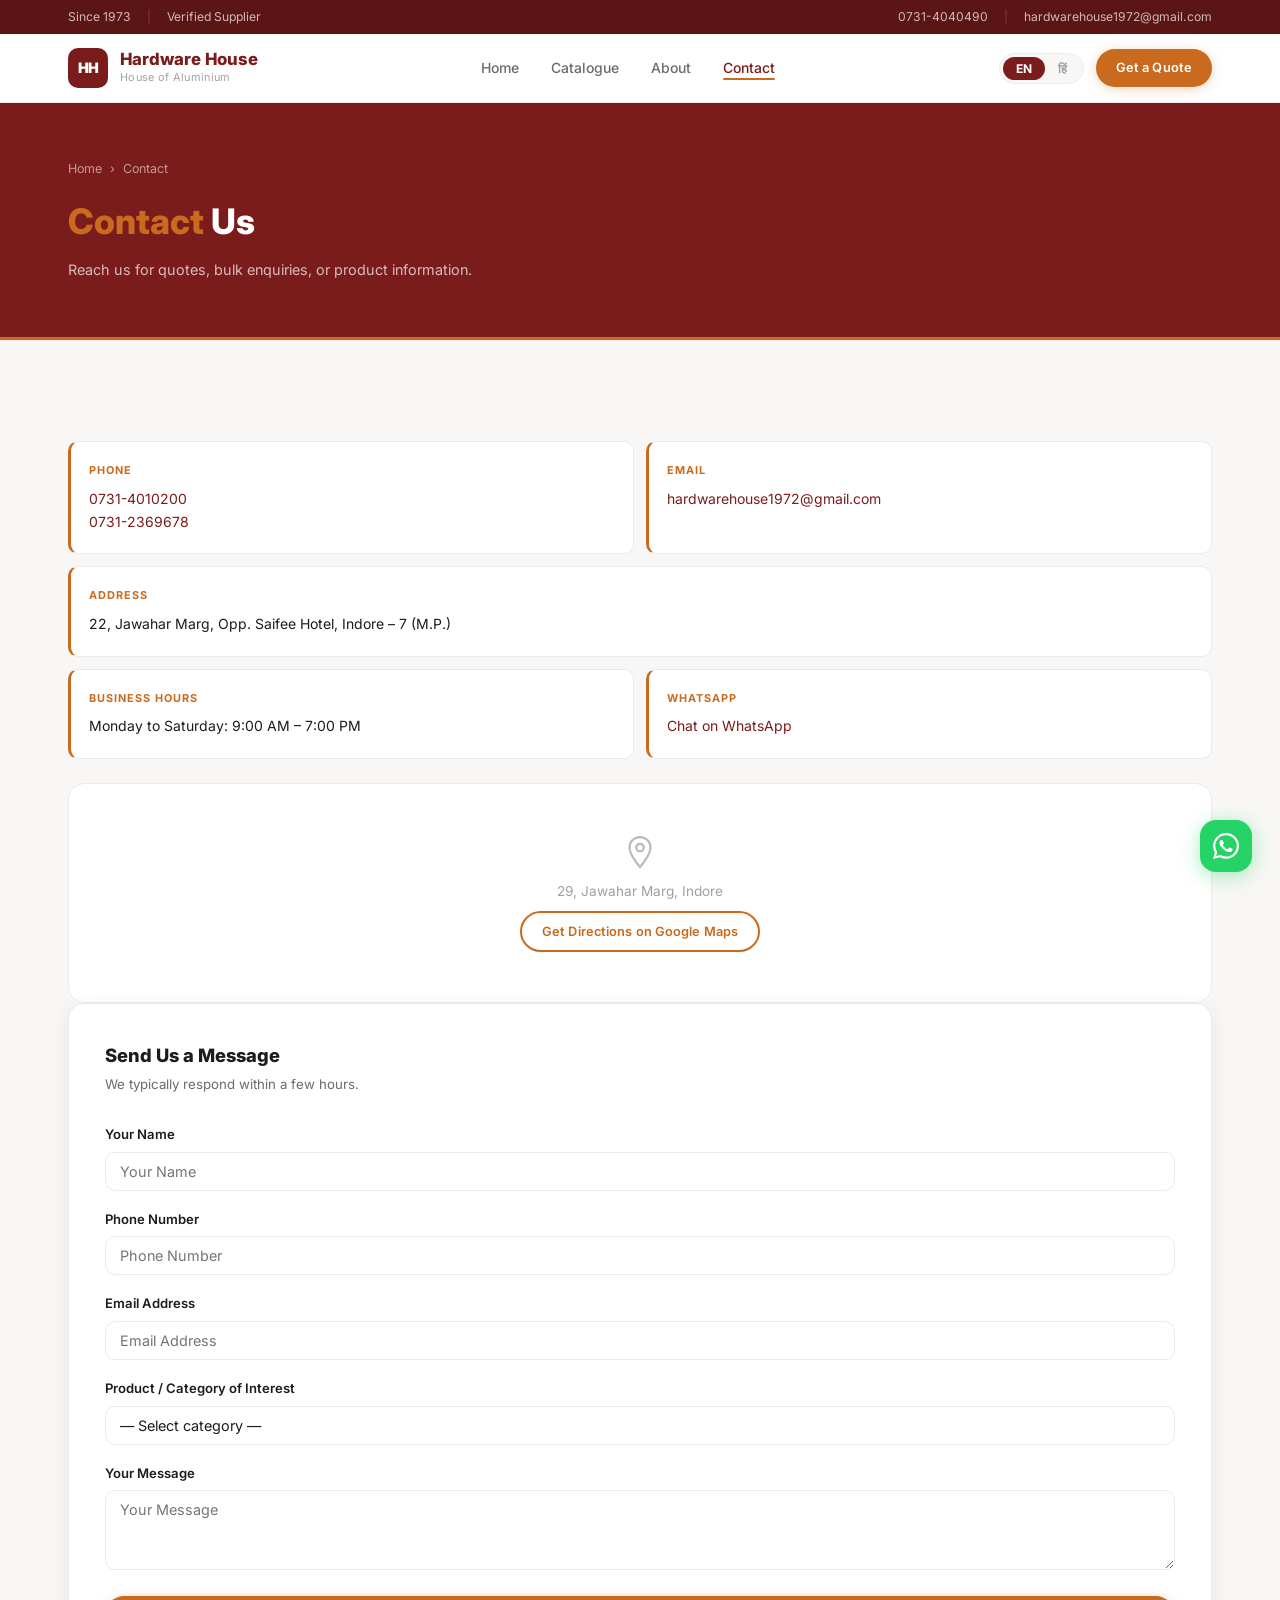
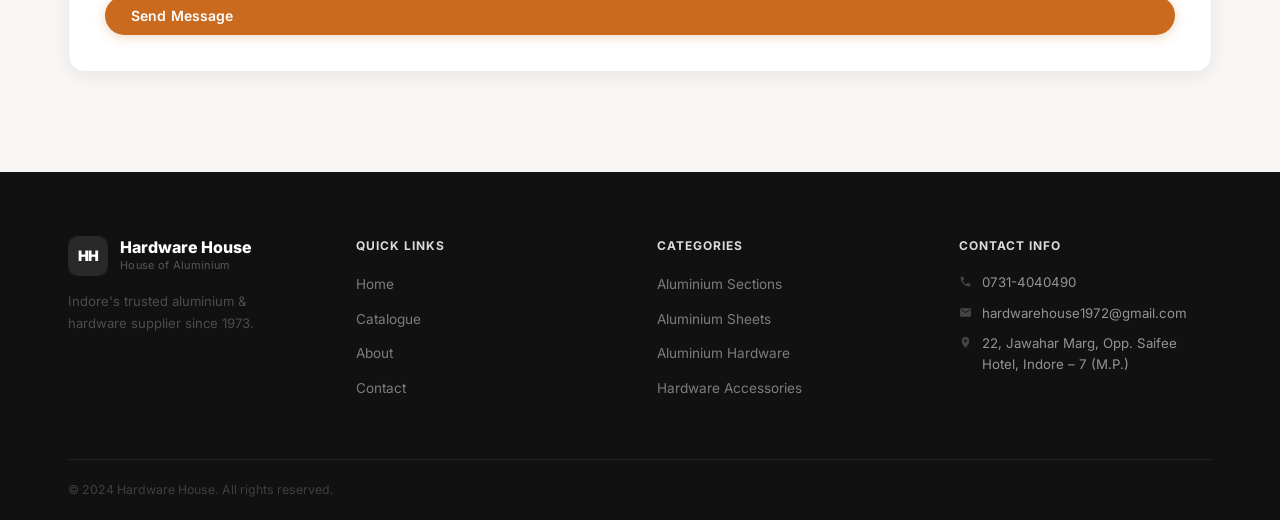
<file: contact.html>
<!DOCTYPE html>
<html lang="en">
<head>
  <meta charset="UTF-8">
  <meta name="viewport" content="width=device-width, initial-scale=1.0">
  <title>Contact Us — Hardware House</title>
  <meta name="description" content="Contact Hardware House in Indore for aluminium product quotes, bulk enquiries, and product information.">
  <link rel="stylesheet" href="css/style.css">
  <link rel="preconnect" href="https://fonts.googleapis.com">
  <link rel="preconnect" href="https://fonts.gstatic.com" crossorigin>
  <link href="https://fonts.googleapis.com/css2?family=Inter:wght@300;400;500;600;700;800&display=swap" rel="stylesheet">
</head>
<body>

<!-- TOP BAR -->
<div class="top-bar">
  <div class="container">
    <div class="top-bar-inner">
      <div class="top-bar-left">
        <span data-i18n="top_since">Since 1973</span>
        <span class="top-bar-sep">|</span>
        <span data-i18n="top_verified">Verified Supplier</span>
      </div>
      <div class="top-bar-right">
        <a href="#" data-c="phone-link"><span data-c="phone1">0731-4010200</span></a>
        <span class="top-bar-sep">|</span>
        <a href="#" data-c="email-link"><span data-c="email">info@hardwarehouse.in</span></a>
      </div>
    </div>
  </div>
</div>

<!-- NAVBAR -->
<nav class="navbar">
  <div class="container">
    <div class="nav-inner">
      <a href="index.html" class="logo-wrap">
        <div class="logo-icon">HH</div>
        <div class="logo-text">
          <div class="logo-name">Hardware House</div>
          <div class="logo-sub">House of Aluminium</div>
        </div>
      </a>
      <ul class="nav-links">
        <li><a href="index.html"     data-i18n="nav_home">Home</a></li>
        <li><a href="catalogue.html" data-i18n="nav_catalogue">Catalogue</a></li>
        <li><a href="about.html"     data-i18n="nav_about">About</a></li>
        <li><a href="contact.html"   data-i18n="nav_contact">Contact</a></li>
      </ul>
      <div class="nav-actions">
        <div class="lang-toggle">
          <button class="lang-btn active" data-lang="en">EN</button>
          <button class="lang-btn"        data-lang="hi">हिं</button>
        </div>
        <a href="contact.html" class="btn btn-primary btn-sm" data-i18n="nav_cta">Get a Quote</a>
        <button class="hamburger" aria-label="Toggle menu">
          <span></span><span></span><span></span>
        </button>
      </div>
    </div>
  </div>
</nav>

<!-- PAGE HERO -->
<div class="page-hero">
  <div class="container">
    <div class="breadcrumb">
      <a href="index.html" data-i18n="nav_home">Home</a>
      <span>›</span>
      <span data-i18n="nav_contact">Contact</span>
    </div>
    <h1><span data-i18n="nav_contact">Contact</span> Us</h1>
    <p data-i18n="contact_page_sub">Reach us for quotes, bulk enquiries, or product information.</p>
  </div>
</div>

<!-- CONTACT BODY -->
<section class="contact-page-section">
  <div class="container">
    <div class="contact-page-grid">

      <!-- LEFT: Info + Map -->
      <div>
        <div class="contact-cards">
          <div class="info-card">
            <h4 data-i18n="contact_phone">Phone</h4>
            <p><a href="#" data-c="phone-link" data-c="phone-link" data-c="phone1">0731-4010200</a><br>
               <a href="#" data-c="phone-link"><span data-c="phone2">0731-4010210</span></a></p>
          </div>
          <div class="info-card">
            <h4 data-i18n="contact_email">Email</h4>
            <p><a href="#" data-c="email-link"><span data-c="email">info@hardwarehouse.in</span></a></p>
          </div>
          <div class="info-card" style="grid-column:span 2;">
            <h4 data-i18n="contact_address">Address</h4>
            <p data-c="address">29, Jawahar Marg, Near Polo Ground, Indore – 452001, Madhya Pradesh</p>
          </div>
          <div class="info-card">
            <h4 data-i18n="contact_hours">Business Hours</h4>
            <p data-c="hours">Mon–Sat: 9:00 AM – 7:00 PM</p>
          </div>
          <div class="info-card">
            <h4>WhatsApp</h4>
            <p><a href="#" data-c="whatsapp-link" target="_blank">Chat on WhatsApp</a></p>
          </div>
        </div>

        <!-- Map embed placeholder -->
        <div class="map-placeholder">
          <div>
            <svg width="36" height="36" fill="none" stroke="#bbb" stroke-width="1.5" viewBox="0 0 24 24" style="display:block;margin:0 auto 10px;">
              <path d="M12 2C8.13 2 5 5.13 5 9c0 5.25 7 13 7 13s7-7.75 7-13c0-3.87-3.13-7-7-7zm0 9.5c-1.38 0-2.5-1.12-2.5-2.5s1.12-2.5 2.5-2.5 2.5 1.12 2.5 2.5-1.12 2.5-2.5 2.5z"/>
            </svg>
            <p style="margin-bottom:8px;">29, Jawahar Marg, Indore</p>
            <a href="https://maps.google.com/?q=Jawahar+Marg+Indore" target="_blank" rel="noopener"
               class="btn btn-outline btn-sm" data-i18n="get_directions">Get Directions on Google Maps</a>
          </div>
        </div>
      </div>

      <!-- RIGHT: Contact Form -->
      <div>
        <div class="form-wrap">
          <h3 data-i18n="form_heading">Send Us a Message</h3>
          <p data-i18n="form_sub">We typically respond within a few hours.</p>

          <div class="form-success" id="form-success">
            <span data-i18n="form_success">Thank you! We will contact you shortly.</span>
          </div>

          <form id="contact-form" novalidate>
            <div class="form-group">
              <label data-i18n="form_name">Your Name</label>
              <input type="text" id="f-name" data-i18n-ph="form_name" placeholder="Your Name" required>
            </div>
            <div class="form-group">
              <label data-i18n="form_phone">Phone Number</label>
              <input type="tel" id="f-phone" data-i18n-ph="form_phone" placeholder="Phone Number" required>
            </div>
            <div class="form-group">
              <label data-i18n="form_email">Email Address</label>
              <input type="email" id="f-email" data-i18n-ph="form_email" placeholder="Email Address">
            </div>
            <div class="form-group">
              <label data-i18n="form_product">Product / Category of Interest</label>
              <select id="f-product">
                <option value="">— Select category —</option>
                <option value="sections">Aluminium Sections</option>
                <option value="sheets">Aluminium Sheets</option>
                <option value="hardware">Aluminium Hardware</option>
                <option value="accessories">Hardware Accessories</option>
                <option value="other">Other / General Enquiry</option>
              </select>
            </div>
            <div class="form-group">
              <label data-i18n="form_message">Your Message</label>
              <textarea id="f-message" data-i18n-ph="form_message" placeholder="Your Message"></textarea>
            </div>
            <button type="submit" class="btn btn-primary" style="width:100%;" data-i18n="btn_send">Send Message</button>
          </form>
        </div>
      </div>

    </div>
  </div>
</section>

<!-- FOOTER -->
<footer class="footer">
  <div class="container">
    <div class="footer-grid">
      <div>
        <a href="index.html" class="logo-wrap">
          <div class="logo-icon">HH</div>
          <div class="logo-text">
            <div class="logo-name">Hardware House</div>
            <div class="logo-sub">House of Aluminium</div>
          </div>
        </a>
        <p class="footer-tagline" data-i18n="footer_about">Indore's trusted aluminium &amp; hardware supplier since 1973.</p>
      </div>
      <div>
        <h4 data-i18n="footer_quick">Quick Links</h4>
        <ul>
          <li><a href="index.html"     data-i18n="nav_home">Home</a></li>
          <li><a href="catalogue.html" data-i18n="nav_catalogue">Catalogue</a></li>
          <li><a href="about.html"     data-i18n="nav_about">About Us</a></li>
          <li><a href="contact.html"   data-i18n="nav_contact">Contact</a></li>
        </ul>
      </div>
      <div>
        <h4 data-i18n="footer_cats">Categories</h4>
        <ul>
          <li><a href="catalogue.html?cat=sections"    data-i18n="cat_sections">Aluminium Sections</a></li>
          <li><a href="catalogue.html?cat=sheets"      data-i18n="cat_sheets">Aluminium Sheets</a></li>
          <li><a href="catalogue.html?cat=hardware"    data-i18n="cat_hardware">Aluminium Hardware</a></li>
          <li><a href="catalogue.html?cat=accessories" data-i18n="cat_accessories">Hardware Accessories</a></li>
        </ul>
      </div>
      <div>
        <h4 data-i18n="footer_contact">Contact Info</h4>
        <ul class="footer-clist">
          <li><svg width="13" height="13" fill="currentColor" viewBox="0 0 24 24"><path d="M6.62 10.79c1.44 2.83 3.76 5.14 6.59 6.59l2.2-2.2c.27-.27.67-.36 1.02-.24 1.12.37 2.33.57 3.57.57.55 0 1 .45 1 1V20c0 .55-.45 1-1 1-9.39 0-17-7.61-17-17 0-.55.45-1 1-1h3.5c.55 0 1 .45 1 1 0 1.25.2 2.45.57 3.57.11.35.03.74-.25 1.02l-2.2 2.2z"/></svg><span data-c="phone1">0731-4010200</span></li>
          <li><svg width="13" height="13" fill="currentColor" viewBox="0 0 24 24"><path d="M20 4H4c-1.1 0-2 .9-2 2v12c0 1.1.9 2 2 2h16c1.1 0 2-.9 2-2V6c0-1.1-.9-2-2-2zm0 4l-8 5-8-5V6l8 5 8-5v2z"/></svg><span data-c="email">info@hardwarehouse.in</span></li>
          <li><svg width="13" height="13" fill="currentColor" viewBox="0 0 24 24"><path d="M12 2C8.13 2 5 5.13 5 9c0 5.25 7 13 7 13s7-7.75 7-13c0-3.87-3.13-7-7-7zm0 9.5c-1.38 0-2.5-1.12-2.5-2.5s1.12-2.5 2.5-2.5 2.5 1.12 2.5 2.5-1.12 2.5-2.5 2.5z"/></svg><span data-c="address">29, Jawahar Marg, Indore</span></li>
        </ul>
      </div>
    </div>
    <div class="footer-bottom">
      <p data-i18n="footer_rights">© 2024 Hardware House. All rights reserved.</p>
    </div>
  </div>
</footer>

<a href="#" class="wa-float" data-c="whatsapp-link" target="_blank" rel="noopener" aria-label="Chat on WhatsApp">
  <svg viewBox="0 0 24 24" fill="white"><path d="M17.472 14.382c-.297-.149-1.758-.867-2.03-.967-.273-.099-.471-.148-.67.15-.197.297-.767.966-.94 1.164-.173.199-.347.223-.644.075-.297-.15-1.255-.463-2.39-1.475-.883-.788-1.48-1.761-1.653-2.059-.173-.297-.018-.458.13-.606.134-.133.298-.347.446-.52.149-.174.198-.298.298-.497.099-.198.05-.371-.025-.52-.075-.149-.669-1.612-.916-2.207-.242-.579-.487-.5-.669-.51-.173-.008-.371-.01-.57-.01-.198 0-.52.074-.792.372-.272.297-1.04 1.016-1.04 2.479 0 1.462 1.065 2.875 1.213 3.074.149.198 2.096 3.2 5.077 4.487.709.306 1.262.489 1.694.625.712.227 1.36.195 1.871.118.571-.085 1.758-.719 2.006-1.413.248-.694.248-1.289.173-1.413-.074-.124-.272-.198-.57-.347m-5.421 7.403h-.004a9.87 9.87 0 01-5.031-1.378l-.361-.214-3.741.982.998-3.648-.235-.374a9.86 9.86 0 01-1.51-5.26c.001-5.45 4.436-9.884 9.888-9.884 2.64 0 5.122 1.03 6.988 2.898a9.825 9.825 0 012.893 6.994c-.003 5.45-4.437 9.884-9.885 9.884m8.413-18.297A11.815 11.815 0 0012.05 0C5.495 0 .16 5.335.157 11.892c0 2.096.547 4.142 1.588 5.945L.057 24l6.305-1.654a11.882 11.882 0 005.683 1.448h.005c6.554 0 11.89-5.335 11.893-11.893a11.821 11.821 0 00-3.48-8.413Z"/></svg>
</a>

<script src="js/data.js"></script>
<script src="js/translations.js"></script>
<script src="js/main.js"></script>
<script>
function initContactPage() {
  const form    = document.getElementById('contact-form');
  const success = document.getElementById('form-success');
  if (!form) return;
  form.addEventListener('submit', e => {
    e.preventDefault();
    const name  = document.getElementById('f-name').value.trim();
    const phone = document.getElementById('f-phone').value.trim();
    if (!name || !phone) { alert('Please enter your name and phone number.'); return; }
    success.classList.add('show');
    form.reset();
    setTimeout(() => success.classList.remove('show'), 5000);
  });
}
</script>
</body>
</html>
</file>
<file: css/style.css>
/* ============================================================
   Hardware House — Stylesheet
   ============================================================ */

:root {
  --primary:        #7B1C1C;
  --primary-dark:   #5C1515;
  --secondary:      #C96A1E;
  --secondary-bg:   rgba(201,106,30,0.07);
  --bg:             #F8F7F5;
  --bg-white:       #FFFFFF;
  --text:           #1C1C1C;
  --text-med:       #6B6B6B;
  --text-light:     #A0A0A0;
  --border:         #EBEBEB;
  --shadow-xs:      0 1px 4px rgba(0,0,0,0.05);
  --shadow:         0 4px 20px rgba(0,0,0,0.07);
  --shadow-md:      0 12px 40px rgba(0,0,0,0.11);
  --radius:         16px;
  --radius-sm:      10px;
  --ease:           0.2s ease;
  --focus-ring:     0 0 0 3px rgba(201,106,30,0.4);
}

*, *::before, *::after { margin:0; padding:0; box-sizing:border-box; }

html { scroll-behavior:smooth; scroll-padding-top:72px; }

/* ── FOCUS & MOTION ───────────────────────────────────────── */
:focus-visible {
  outline: var(--focus-ring);
  outline-offset: 3px;
  border-radius: var(--radius-sm);
}
a:focus-visible, button:focus-visible { border-radius: 6px; }

@media (prefers-reduced-motion: reduce) {
  *, *::before, *::after {
    transition-duration: 0.01ms !important;
    animation-duration: 0.01ms !important;
  }
  html { scroll-behavior: auto; }
}

body {
  font-family:'Inter', system-ui, -apple-system, sans-serif;
  background:var(--bg);
  color:var(--text);
  font-size:15px;
  line-height:1.65;
  -webkit-font-smoothing:antialiased;
}

/* ── RESETS ───────────────────────────────────────────────── */
dd { margin:0; }

/* ── UTILITY ──────────────────────────────────────────────── */
.container { max-width:1200px; margin:0 auto; padding:0 28px; }
.section   { padding:96px 0; }

.section-label {
  display:inline-block;
  font-size:0.72rem; font-weight:700; letter-spacing:2.5px;
  text-transform:uppercase; color:var(--secondary);
  margin-bottom:14px;
}
.section-title {
  font-size:2.2rem; font-weight:800; line-height:1.15;
  color:var(--text); margin-bottom:10px;
}
.section-sub {
  color:var(--text-med); margin-bottom:48px;
  font-size:0.95rem; line-height:1.7; max-width:540px;
}

/* ── BUTTONS ──────────────────────────────────────────────── */
.btn {
  display:inline-flex; align-items:center; gap:6px;
  padding:11px 26px; border-radius:999px;
  font-weight:600; font-size:0.875rem;
  cursor:pointer; transition:all var(--ease);
  text-decoration:none; border:none; font-family:inherit;
  letter-spacing:0.1px; white-space:nowrap;
}
.btn-primary { background:var(--secondary); color:#fff; box-shadow:0 2px 12px rgba(201,106,30,0.28); }
.btn-primary:hover { background:#b05c18; box-shadow:0 4px 20px rgba(201,106,30,0.38); transform:translateY(-1px); }
.btn-outline { background:transparent; border:2px solid var(--secondary); color:var(--secondary); }
.btn-outline:hover { background:var(--secondary); color:#fff; }
.btn-ghost { background:rgba(255,255,255,0.12); border:1.5px solid rgba(255,255,255,0.3); color:#fff; backdrop-filter:blur(4px); }
.btn-ghost:hover { background:rgba(255,255,255,0.22); border-color:rgba(255,255,255,0.5); }
.btn-sm { padding:8px 20px; font-size:0.8rem; }

.hidden { display:none !important; }

/* ── TOP BAR ──────────────────────────────────────────────── */
.top-bar {
  background:var(--primary-dark);
  color:rgba(255,255,255,0.7);
  font-size:0.76rem;
  padding:7px 0;
}
.top-bar-inner { display:flex; justify-content:space-between; align-items:center; }
.top-bar a { color:rgba(255,255,255,0.7); text-decoration:none; transition:color var(--ease); }
.top-bar a:hover { color:#fff; }
.top-bar-left, .top-bar-right { display:flex; align-items:center; gap:16px; }
.top-bar-sep { opacity:0.25; }

/* ── NAVBAR ───────────────────────────────────────────────── */
.navbar {
  background:rgba(255,255,255,0.95);
  backdrop-filter:blur(12px);
  -webkit-backdrop-filter:blur(12px);
  padding:14px 0;
  position:sticky; top:0; z-index:1000;
  border-bottom:1px solid var(--border);
  transition:box-shadow 0.3s ease;
}
.navbar.scrolled { box-shadow: 0 2px 20px rgba(0,0,0,0.1); border-bottom-color:transparent; }
.nav-inner {
  display:flex; align-items:center; justify-content:space-between;
}
.logo-wrap { display:flex; align-items:center; gap:12px; text-decoration:none; }
.logo-icon {
  width:40px; height:40px; background:var(--primary); color:#fff;
  display:flex; align-items:center; justify-content:center;
  border-radius:10px; font-size:0.9rem; font-weight:900;
  letter-spacing:-0.5px; flex-shrink:0;
}
.logo-name { font-size:1.05rem; font-weight:800; color:var(--primary); line-height:1.2; }
.logo-sub  { font-size:0.68rem; color:var(--text-light); letter-spacing:0.3px; }

.nav-links { display:flex; align-items:center; gap:32px; list-style:none; }
.nav-links a {
  color:var(--text-med); text-decoration:none;
  font-size:0.875rem; font-weight:500;
  transition:color var(--ease); position:relative; padding:2px 0;
}
.nav-links a::after {
  content:''; position:absolute; bottom:-2px; left:0; right:0;
  height:2px; background:var(--secondary); border-radius:2px;
  transform:scaleX(0); transition:transform var(--ease);
}
.nav-links a:hover { color:var(--primary); }
.nav-links a:hover::after { transform:scaleX(1); }
.nav-links a.active { color:var(--primary); }
.nav-links a.active::after { transform:scaleX(1); }

.nav-actions { display:flex; align-items:center; gap:12px; }

.lang-toggle {
  display:flex; background:var(--bg); border-radius:999px;
  padding:3px; border:1px solid var(--border);
}
.lang-btn {
  padding:4px 13px; border-radius:999px; border:none;
  background:transparent; font-size:0.75rem; font-weight:700;
  cursor:pointer; color:var(--text-light); transition:all var(--ease);
  font-family:inherit;
}
.lang-btn.active { background:var(--primary); color:#fff; }

.hamburger { display:none; background:none; border:none; cursor:pointer; padding:4px; }
.hamburger span {
  display:block; width:22px; height:2px;
  background:var(--text); margin:5px 0;
  transition:var(--ease); border-radius:2px;
}

/* ── HERO ─────────────────────────────────────────────────── */
.hero {
  position:relative; min-height:600px;
  background:var(--primary-dark); overflow:hidden;
  display:flex; align-items:center;
}
.hero-bg {
  position:absolute; inset:0;
  background:url('../images/store-front.jpg') center/cover no-repeat;
  opacity:0.45;
  transform:scale(1.04);
  transition:transform 8s ease-out;
}
.hero.loaded .hero-bg { transform:scale(1); }
.hero-overlay {
  position:absolute; inset:0;
  background:linear-gradient(125deg,
    rgba(40,6,6,0.88) 0%,
    rgba(70,14,14,0.72) 40%,
    rgba(20,5,5,0.82) 100%
  );
}
.hero-content {
  position:relative; z-index:2;
  padding:96px 0 110px;
  max-width:780px;
}
.hero-badge {
  display:inline-flex; align-items:center; gap:8px;
  background:rgba(201,106,30,0.18); color:var(--secondary);
  border:1px solid rgba(201,106,30,0.35);
  font-size:0.72rem; font-weight:700; letter-spacing:2px;
  text-transform:uppercase; padding:5px 14px;
  border-radius:999px; margin-bottom:24px;
}
.hero h1 {
  font-size:3.8rem; font-weight:900; color:#fff;
  line-height:1.06; margin-bottom:16px;
  letter-spacing:-1px;
}
.hero h1 span { color:var(--secondary); }
.hero-sub {
  font-size:1.05rem; color:rgba(255,255,255,0.65);
  margin-bottom:10px; line-height:1.7; font-weight:400;
}
.hero-address {
  display:inline-flex; align-items:center; gap:7px;
  font-size:0.82rem; color:rgba(255,255,255,0.45);
  margin-bottom:40px;
}
.hero-actions { display:flex; gap:12px; flex-wrap:wrap; }

/* Decorative right panel */
.hero-visual {
  position:absolute; right:0; top:0; bottom:0; width:42%;
  display:flex; align-items:center; justify-content:center;
  z-index:2; padding:60px 60px 60px 0;
}
.hero-stats-grid {
  display:grid; grid-template-columns:repeat(4,1fr); gap:14px; max-width:600px;
}
@media (max-width:640px) {
  .hero-stats-grid { grid-template-columns:1fr 1fr; }
}
.hero-stat {
  background:rgba(255,255,255,0.1);
  border:1px solid rgba(255,255,255,0.18);
  border-radius:var(--radius); padding:24px 20px;
  backdrop-filter:blur(8px);
  text-align:center;
  box-shadow: inset 0 1px 0 rgba(255,255,255,0.1);
  transition: background var(--ease), transform var(--ease);
}
.hero-stat:hover {
  background: rgba(255,255,255,0.15);
  transform: translateY(-2px);
}
.hero-stat-num {
  font-size:2rem; font-weight:900; color:#fff;
  line-height:1; margin-bottom:6px;
}
.hero-stat-lbl {
  font-size:0.72rem; color:rgba(255,255,255,0.65);
  text-transform:uppercase; letter-spacing:1px; font-weight:500;
}

/* ── CATEGORY STRIP ──────────────────────────────────────── */
.categories-section {
  padding:0; background:var(--bg-white);
  border-bottom:1px solid var(--border);
}
.categories-grid {
  display:flex; gap:0; overflow-x:auto; scrollbar-width:none;
}
.categories-grid::-webkit-scrollbar { display:none; }
.category-card {
  display:flex; align-items:center; gap:10px;
  padding:18px 28px; cursor:pointer; flex-shrink:0;
  text-decoration:none; transition:all var(--ease);
  border-bottom:3px solid transparent; color:var(--text-med);
  border-right:1px solid var(--border);
}
.category-card:last-child { border-right:none; }
.category-card:hover { color:var(--primary); border-bottom-color:var(--border); }
.category-card.active { color:var(--primary); border-bottom-color:var(--secondary); background:rgba(201,106,30,0.04); }
.category-icon { width:28px; height:28px; display:flex; align-items:center; justify-content:center; flex-shrink:0; color:inherit; }
.category-icon svg { width:22px; height:22px; color:inherit; transition:color var(--ease); }
.cat-label { font-size:0.83rem; font-weight:600; white-space:nowrap; }

/* ── PRODUCTS ─────────────────────────────────────────────── */
.products-section { background:var(--bg); }
.products-grid {
  display:grid; grid-template-columns:repeat(4,1fr); gap:20px;
}
.catalogue-grid { display:grid; grid-template-columns:repeat(3,1fr); gap:24px; }

.product-card {
  background:var(--bg-white); border-radius:var(--radius);
  overflow:hidden; box-shadow:var(--shadow-xs);
  transition:box-shadow var(--ease), transform var(--ease), border-color var(--ease);
  border:1px solid var(--border);
  display:flex; flex-direction:column;
  position:relative;
}
.product-card::before {
  content:''; display:block; height:3px;
  background:transparent;
  transition:background var(--ease);
  flex-shrink:0;
}
.product-card:hover {
  box-shadow:var(--shadow-md); transform:translateY(-4px);
  border-color:transparent;
}
.product-card:hover::before { background:var(--secondary); }

/* Per-category image backgrounds */
.product-card[data-cat="sections"]    .product-img { background:linear-gradient(145deg,#FDF0E6,#F5E0CC); }
.product-card[data-cat="sheets"]      .product-img { background:linear-gradient(145deg,#EEF2F7,#E2E8F0); }
.product-card[data-cat="hardware"]    .product-img { background:linear-gradient(145deg,#F5F0EB,#EDE6DC); }
.product-card[data-cat="accessories"] .product-img { background:linear-gradient(145deg,#EDF7F0,#DCF0E3); }

.product-img {
  height:180px;
  display:flex; align-items:center; justify-content:center;
  color:rgba(123,28,28,0.4);
}
.product-img img { width:100%; height:100%; object-fit:cover; }

.product-info { padding:20px; flex:1; display:flex; flex-direction:column; }
.product-cat {
  display:inline-block; font-size:0.68rem; font-weight:700;
  text-transform:uppercase; letter-spacing:1px;
  color:var(--secondary); margin-bottom:10px;
  background:var(--secondary-bg); padding:3px 10px; border-radius:999px;
}
.product-name { font-size:0.95rem; font-weight:700; margin-bottom:6px; color:var(--text); line-height:1.35; }
.product-desc { font-size:0.8rem; color:var(--text-med); flex:1; line-height:1.6; margin-bottom:18px; }
.product-footer {
  display:flex; align-items:flex-end; justify-content:space-between;
  padding-top:14px; border-top:1px solid var(--border);
}
.product-price { font-size:1.1rem; font-weight:800; color:var(--primary); }
.price-date    { font-size:0.68rem; color:var(--text-light); margin-top:3px; }

/* ── ABOUT ────────────────────────────────────────────────── */
.about-page-section { padding:100px 0; background:var(--bg-white); border-top:1px solid var(--border); }
.about-cols { display:grid; grid-template-columns:1fr 360px; gap:80px; align-items:start; }

.about-page-section h3 {
  font-size:1rem; font-weight:700; color:var(--primary);
  margin:36px 0 12px; text-transform:uppercase; letter-spacing:0.5px;
}
.about-page-section p { color:var(--text-med); line-height:1.9; margin-bottom:14px; }

.values-grid { display:grid; grid-template-columns:repeat(3,1fr); gap:14px; margin-top:20px; }
.val-card {
  background:var(--bg-white); border-radius:var(--radius-sm);
  padding:24px 16px; text-align:center;
  border:1px solid var(--border);
  border-top:3px solid transparent;
  transition:box-shadow var(--ease), transform var(--ease), border-top-color var(--ease);
}
.val-card:hover {
  box-shadow:var(--shadow); transform:translateY(-2px);
  border-top-color:var(--secondary);
}
.val-icon {
  width:52px; height:52px; background:var(--primary); border-radius:14px;
  display:flex; align-items:center; justify-content:center; margin:0 auto 14px;
}
.val-icon svg { width:22px; height:22px; }
.val-card h4 { font-size:0.85rem; font-weight:700; margin-bottom:6px; color:var(--text); }
.val-card p  { font-size:0.78rem; color:var(--text-med); line-height:1.55; margin:0; }

.timeline { margin-top:20px; }
.timeline, .tl-item { list-style:none; }
.tl-item  { display:flex; gap:20px; margin-bottom:24px; position:relative; }
.tl-year  {
  min-width:44px; font-size:0.875rem; font-weight:800;
  color:var(--secondary); padding-top:2px;
}
.tl-body {
  padding-left:18px; border-left:2px solid var(--border);
  padding-bottom:8px; flex:1; position:relative;
}
.tl-body::before {
  content:''; position:absolute; left:-5px; top:5px;
  width:8px; height:8px; border-radius:50%;
  background:var(--secondary); border:2px solid var(--bg-white);
}
.tl-body strong { display:block; font-size:0.9rem; font-weight:700; margin-bottom:4px; color:var(--text); }
.tl-body p  { font-size:0.82rem; color:var(--text-med); margin:0; }

.exp-badge {
  width:160px; height:160px; border-radius:50%;
  background:var(--primary); color:#fff;
  display:flex; flex-direction:column; align-items:center; justify-content:center;
  margin:0 auto 20px; border:5px solid var(--secondary);
  box-shadow:0 12px 40px rgba(123,28,28,0.25);
}
.exp-num  { font-size:2.6rem; font-weight:900; line-height:1; }
.exp-lbl1 { font-size:0.65rem; font-weight:700; letter-spacing:2px; text-transform:uppercase; opacity:0.8; }
.exp-lbl2 { font-size:0.62rem; letter-spacing:2px; text-transform:uppercase; opacity:0.55; }

.store-img-wrap {
  border-radius:var(--radius); overflow:hidden; height:220px;
  background:#E8DDD2;
  display:flex; align-items:center; justify-content:center;
  color:var(--text-light); font-size:0.85rem;
}
.store-img-wrap img { width:100%; height:100%; object-fit:cover; display:block; }

/* ── CONTACT ──────────────────────────────────────────────── */
.contact-page-section { padding:100px 0; background:var(--bg); border-top:1px solid var(--border); }

/* Map */
.contact-map-wrap {
  position:relative; border-radius:var(--radius); overflow:hidden;
  box-shadow:var(--shadow-md); border:1px solid var(--border);
  margin-bottom:32px;
}
.contact-map-wrap iframe { display:block; width:100%; height:440px; border:0; }
.map-directions-btn {
  position:absolute; bottom:16px; right:16px;
  display:inline-flex; align-items:center; gap:8px;
  background:var(--primary); color:#fff;
  padding:10px 20px; border-radius:999px;
  font-size:0.82rem; font-weight:700; text-decoration:none;
  box-shadow:0 4px 16px rgba(0,0,0,0.25);
  transition:background var(--ease), transform var(--ease), box-shadow var(--ease);
  letter-spacing:0.2px;
}
.map-directions-btn:hover {
  background:var(--secondary); transform:translateY(-2px);
  box-shadow:0 6px 20px rgba(201,106,30,0.4);
}

/* Contact info row */
.contact-info-row {
  display:grid; grid-template-columns:repeat(3,1fr); gap:20px;
}
.cic-card {
  background:var(--bg-white); border-radius:var(--radius);
  padding:28px 24px; border:1px solid var(--border);
  display:flex; align-items:flex-start; gap:18px;
  box-shadow:var(--shadow-xs);
  transition:box-shadow var(--ease), transform var(--ease);
}
.cic-card:hover { box-shadow:var(--shadow-md); transform:translateY(-3px); }
.cic-icon {
  width:48px; height:48px; background:var(--primary);
  border-radius:12px; display:flex; align-items:center;
  justify-content:center; flex-shrink:0; color:#fff;
}
.cic-body h4 {
  font-size:0.68rem; font-weight:700; text-transform:uppercase;
  letter-spacing:1.5px; color:var(--secondary); margin-bottom:8px;
}
.cic-body p { font-size:0.875rem; color:var(--text); line-height:1.65; margin-bottom:2px; }
.cic-body a { color:var(--primary); text-decoration:none; }
.cic-body a:hover { text-decoration:underline; }
.cic-closed { color:var(--text-med) !important; font-size:0.82rem !important; margin-top:4px; }

/* Legacy contact cards (kept for other pages) */
.contact-cards { display:grid; grid-template-columns:1fr 1fr; gap:12px; margin-bottom:24px; }
.info-card {
  background:var(--bg-white); border-radius:var(--radius-sm);
  padding:20px 18px; border:1px solid var(--border);
  border-left:3px solid var(--secondary);
  transition:box-shadow var(--ease), transform var(--ease);
}
.info-card:hover { box-shadow:var(--shadow); transform:translateY(-1px); }
.info-card h4 {
  font-size:0.68rem; font-weight:700; text-transform:uppercase;
  letter-spacing:1px; color:var(--secondary); margin-bottom:8px;
}
.info-card p { font-size:0.875rem; color:var(--text); line-height:1.6; }
.info-card a { color:var(--primary); text-decoration:none; }

.map-placeholder {
  height:220px; background:var(--bg-white); border-radius:var(--radius);
  display:flex; align-items:center; justify-content:center;
  color:var(--text-light); font-size:0.85rem;
  border:1px solid var(--border); text-align:center; padding:20px;
}

.form-wrap {
  background:var(--bg-white); border-radius:var(--radius);
  padding:36px; box-shadow:var(--shadow); border:1px solid var(--border);
}
.form-wrap h3 { font-size:1.15rem; font-weight:800; margin-bottom:4px; color:var(--text); }
.form-wrap > p { font-size:0.83rem; color:var(--text-med); margin-bottom:28px; }

.form-group { margin-bottom:18px; }
.form-group label {
  display:block; font-size:0.78rem; font-weight:600;
  margin-bottom:6px; color:var(--text);
}
.form-group input,
.form-group textarea,
.form-group select {
  width:100%; padding:11px 14px;
  border:1.5px solid var(--border);
  border-radius:var(--radius-sm); font-family:inherit; font-size:0.875rem;
  color:var(--text); background:var(--bg); transition:border-color var(--ease);
}
.form-group input:focus,
.form-group textarea:focus,
.form-group select:focus { outline:none; border-color:var(--primary); background:#fff; }
.form-group textarea { resize:vertical; min-height:100px; }
.form-group select { appearance:none; cursor:pointer; }

.form-success {
  background:#F0FDF4; border:1.5px solid #86EFAC;
  border-radius:var(--radius-sm); padding:12px 16px;
  font-size:0.875rem; color:#166534; display:none; margin-bottom:16px;
}
.form-success.show { display:block; }

/* ── FOOTER ──────────────────────────────────────────────── */
.footer { background:#111111; color:rgba(255,255,255,0.55); padding:64px 0 0; }
.footer-grid {
  display:grid; grid-template-columns:240px 1fr 1fr 1fr; gap:48px; margin-bottom:48px;
}
.footer .logo-icon { background:rgba(255,255,255,0.1); }
.footer .logo-name { color:#fff; font-size:1rem; }
.footer .logo-sub  { color:rgba(255,255,255,0.3); }
.footer-tagline { font-size:0.82rem; margin-top:14px; opacity:0.45; line-height:1.7; }

.footer h4 {
  color:rgba(255,255,255,0.85); font-size:0.75rem; font-weight:700;
  margin-bottom:16px; text-transform:uppercase; letter-spacing:1px;
}
.footer ul { list-style:none; }
.footer ul li { margin-bottom:10px; }
.footer ul li a {
  color:rgba(255,255,255,0.45); text-decoration:none;
  font-size:0.85rem; transition:color var(--ease), padding-left var(--ease);
}
.footer ul li a:hover { color:#fff; padding-left:6px; }

.footer-clist li { display:flex; gap:10px; align-items:flex-start; margin-bottom:13px; }
.footer-clist li svg { flex-shrink:0; opacity:0.4; margin-top:3px; }
.footer-clist li span { font-size:0.83rem; line-height:1.55; }

.social-links { display:flex; gap:8px; margin-top:20px; }
.social-links a {
  width:34px; height:34px; border-radius:10px;
  background:rgba(255,255,255,0.07); display:flex;
  align-items:center; justify-content:center;
  color:rgba(255,255,255,0.4); text-decoration:none;
  transition:background var(--ease), color var(--ease), transform var(--ease);
}
.social-links a:hover { background:var(--secondary); color:#fff; transform:translateY(-2px); }

.footer-bottom {
  border-top:1px solid rgba(255,255,255,0.07); padding:20px 0;
  display:flex; justify-content:space-between; align-items:center;
  flex-wrap:wrap; gap:10px;
}
.footer-bottom p { font-size:0.77rem; opacity:0.35; }

/* ── WHATSAPP FLOAT ──────────────────────────────────────── */
.wa-float {
  position:fixed; bottom:28px; right:28px;
  width:52px; height:52px; background:#25D366; border-radius:16px;
  display:flex; align-items:center; justify-content:center;
  box-shadow:0 4px 20px rgba(37,211,102,0.4);
  z-index:999; transition:all var(--ease); text-decoration:none;
}
.wa-float:hover { transform:translateY(-3px); box-shadow:0 8px 28px rgba(37,211,102,0.5); }
.wa-float svg { width:26px; height:26px; }

/* ── CATALOGUE ───────────────────────────────────────────── */
.page-hero {
  background:var(--primary); padding:56px 0; color:#fff;
  border-bottom:3px solid var(--secondary);
}
.page-hero h1 { font-size:2.2rem; font-weight:800; margin-bottom:8px; }
.page-hero h1 span { color:var(--secondary); }
.page-hero p  { opacity:0.7; font-size:0.9rem; }
.breadcrumb { display:flex; gap:8px; align-items:center; font-size:0.78rem; opacity:0.55; margin-bottom:12px; }
.breadcrumb a { color:inherit; text-decoration:none; }

.cat-filter {
  background:var(--bg-white); padding:0;
  border-bottom:1px solid var(--border);
  position:sticky; top:69px; z-index:90;
}
.filter-tabs { display:flex; gap:0; overflow-x:auto; scrollbar-width:none; }
.filter-tabs::-webkit-scrollbar { display:none; }
.filter-tab {
  padding:14px 22px; border:none; border-bottom:3px solid transparent;
  background:transparent; font-size:0.83rem; font-weight:600;
  cursor:pointer; transition:all var(--ease); color:var(--text-med);
  font-family:inherit; flex-shrink:0; border-right:1px solid var(--border);
}
.filter-tab:last-child { border-right:none; }
.filter-tab:hover  { color:var(--primary); }
.filter-tab.active { color:var(--primary); border-bottom-color:var(--secondary); background:rgba(201,106,30,0.04); }

.catalogue-section { padding:56px 0 80px; }
.cat-header {
  display:flex; justify-content:space-between; align-items:flex-end;
  margin-bottom:32px; flex-wrap:wrap; gap:12px;
}
.price-notice {
  background:var(--bg); border:1px solid var(--border);
  border-left:3px solid var(--secondary);
  padding:10px 16px; border-radius:0 var(--radius-sm) var(--radius-sm) 0;
  font-size:0.82rem; color:var(--text-med);
}
.price-notice strong { color:var(--secondary); }

/* ── RESPONSIVE ───────────────────────────────────────────── */
@media (max-width:1100px) {
  .products-grid { grid-template-columns:repeat(2,1fr); }
  .hero-visual   { display:none; }
  .footer-grid   { grid-template-columns:1fr 1fr; }
  .catalogue-grid{ grid-template-columns:repeat(2,1fr); }
  .about-cols    { grid-template-columns:1fr; }
  .contact-page-grid { grid-template-columns:1fr; }
  .contact-info-row { grid-template-columns:1fr; }
}

@media (max-width:768px) {
  .top-bar { display:none; }
  .nav-links {
    display:none; position:fixed; top:69px; left:0; right:0;
    background:#fff; padding:24px 28px; flex-direction:column;
    align-items:flex-start; gap:20px;
    box-shadow:0 12px 32px rgba(0,0,0,0.1); z-index:998;
    border-top:1px solid var(--border);
  }
  .nav-links.open { display:flex; }
  .hamburger { display:block; }
  .hero { min-height:480px; }
  .hero h1 { font-size:2.6rem; letter-spacing:-0.5px; }
  .hero-content { padding:60px 0 70px; }
  .categories-section { overflow-x:auto; }
  .products-grid { grid-template-columns:1fr; }
  .catalogue-grid { grid-template-columns:1fr; }
  .values-grid { grid-template-columns:1fr; }
  .about-img-col { display:none; }
  .contact-cards { grid-template-columns:1fr; }
  .contact-info-row { grid-template-columns:1fr; }
  .contact-map-wrap iframe { height:300px; }
  .footer-grid { grid-template-columns:1fr; }
  .section { padding:64px 0; }
  .section-title { font-size:1.8rem; }
  .about-page-section { padding:64px 0; }
  .contact-page-section { padding:64px 0; }
}

@media (max-width:480px) {
  .container { padding:0 18px; }
  .hero h1 { font-size:2rem; }
  .hero-actions { flex-direction:column; }
  .hero-actions .btn { width:100%; justify-content:center; }
  .products-grid { grid-template-columns:1fr; }
}

/* ── Admin Bar ────────────────────────────────────────────── */
.admin-bar {
  position:sticky; top:0; z-index:1100;
  background:var(--primary);
  color:#fff;
  font-size:0.82rem;
}
.admin-bar-inner {
  display:flex; align-items:center; justify-content:space-between;
  padding:8px 28px; gap:12px; flex-wrap:wrap;
}
.admin-bar-brand {
  font-weight:700; letter-spacing:0.04em; opacity:0.9;
}
.admin-bar-actions {
  display:flex; gap:8px; flex-wrap:wrap;
}
.admin-bar-actions .btn {
  font-size:0.78rem; padding:5px 14px;
  background:rgba(255,255,255,0.12); border:1px solid rgba(255,255,255,0.25);
  color:#fff;
}
.admin-bar-actions .btn:hover {
  background:rgba(255,255,255,0.22);
}
.admin-bar-actions .btn.danger {
  background:rgba(220,38,38,0.3); border-color:rgba(220,38,38,0.5);
}
.admin-bar-actions .btn.danger:hover {
  background:rgba(220,38,38,0.5);
}

/* ── Admin card overlay (edit/delete on hover) ────────────── */
.admin-card-actions {
  position:absolute; top:10px; right:10px;
  display:flex; gap:6px;
  opacity:0; pointer-events:none;
  transition:opacity var(--ease);
  z-index:10;
}
body.admin-mode .product-card:hover .admin-card-actions {
  opacity:1; pointer-events:auto;
}
body.admin-mode .product-card {
  cursor:default;
}
.admin-card-btn {
  background:rgba(255,255,255,0.95);
  border:1px solid var(--border);
  border-radius:8px;
  width:32px; height:32px;
  display:flex; align-items:center; justify-content:center;
  font-size:0.9rem; cursor:pointer;
  box-shadow:0 2px 8px rgba(0,0,0,0.12);
  transition:background var(--ease), box-shadow var(--ease);
}
.admin-card-btn:hover { background:#fff; box-shadow:0 4px 12px rgba(0,0,0,0.18); }
.admin-card-btn.delete:hover { background:#FEF2F2; border-color:#FCA5A5; }

/* Make product-card position:relative for absolute overlay */
.product-card { position:relative; }

/* ── Admin trigger (footer) ───────────────────────────────── */
.admin-trigger {
  background:none; border:none; cursor:pointer;
  color:var(--muted); font-size:0.72rem;
  opacity:0.4; padding:4px 6px;
  transition:opacity var(--ease);
}
.admin-trigger:hover { opacity:0.8; }

/* ── Modal overlay (shared) ───────────────────────────────── */
.admin-modal-overlay {
  position:fixed; inset:0; z-index:2000;
  background:rgba(0,0,0,0.55); backdrop-filter:blur(4px);
  display:flex; align-items:center; justify-content:center;
  padding:20px;
}
.admin-modal-overlay[hidden] { display:none; }

/* ── Login modal card ─────────────────────────────────────── */
.admin-login-card {
  background:#fff; border-radius:var(--radius);
  padding:40px 36px; width:100%; max-width:400px;
  box-shadow:0 24px 64px rgba(0,0,0,0.2);
}
.admin-login-card h2 {
  font-size:1.35rem; font-weight:700; color:var(--primary);
  margin-bottom:6px;
}
.admin-login-card p {
  font-size:0.85rem; color:var(--muted); margin-bottom:24px;
}
.admin-login-card .form-group { margin-bottom:16px; }
.admin-login-card label {
  display:block; font-size:0.82rem; font-weight:600;
  color:var(--text); margin-bottom:6px;
}
.admin-login-card input {
  width:100%; padding:10px 14px;
  border:1.5px solid var(--border); border-radius:var(--radius-sm);
  font-size:0.92rem; color:var(--text);
  transition:border-color var(--ease);
  box-sizing:border-box;
}
.admin-login-card input:focus {
  outline:none; border-color:var(--secondary);
  box-shadow:0 0 0 3px rgba(201,106,30,0.15);
}
.admin-login-card .btn-full {
  width:100%; justify-content:center; margin-top:8px;
}
.admin-login-footer {
  display:flex; justify-content:flex-end; margin-top:14px;
}
.admin-login-footer button {
  background:none; border:none; font-size:0.8rem;
  color:var(--muted); cursor:pointer; text-decoration:underline;
}

/* ── Product / Contact modal card ────────────────────────── */
.admin-modal-card {
  background:#fff; border-radius:var(--radius);
  width:100%; max-width:640px; max-height:90vh;
  overflow-y:auto; box-shadow:0 24px 64px rgba(0,0,0,0.2);
}
.admin-modal-header {
  display:flex; align-items:center; justify-content:space-between;
  padding:22px 28px 0;
  border-bottom:1px solid var(--border); padding-bottom:16px;
  position:sticky; top:0; background:#fff; z-index:1;
}
.admin-modal-header h2 {
  font-size:1.2rem; font-weight:700; color:var(--primary);
}
.admin-modal-close {
  background:none; border:none; cursor:pointer;
  font-size:1.3rem; color:var(--muted); line-height:1;
  transition:color var(--ease);
}
.admin-modal-close:hover { color:var(--primary); }
.admin-modal-body { padding:24px 28px; }
.admin-modal-footer {
  padding:16px 28px 24px;
  display:flex; gap:10px; justify-content:flex-end;
  border-top:1px solid var(--border);
}

/* ── Form helpers ─────────────────────────────────────────── */
.form-group { margin-bottom:18px; }
.form-group label {
  display:block; font-size:0.82rem; font-weight:600;
  color:var(--text); margin-bottom:6px;
}
.form-group input,
.form-group select,
.form-group textarea {
  width:100%; padding:10px 14px;
  border:1.5px solid var(--border); border-radius:var(--radius-sm);
  font-size:0.9rem; color:var(--text); font-family:inherit;
  background:#fff; box-sizing:border-box;
  transition:border-color var(--ease);
}
.form-group input:focus,
.form-group select:focus,
.form-group textarea:focus {
  outline:none; border-color:var(--secondary);
  box-shadow:0 0 0 3px rgba(201,106,30,0.15);
}
.form-group textarea { resize:vertical; min-height:80px; }
.form-grid-2 {
  display:grid; grid-template-columns:1fr 1fr; gap:0 16px;
}
.form-check { display:flex; align-items:center; gap:10px; margin-bottom:6px; }
.form-check input[type="checkbox"] { width:18px; height:18px; cursor:pointer; }
.form-check label { font-size:0.88rem; color:var(--text); margin:0; cursor:pointer; }

/* ── Error box ────────────────────────────────────────────── */
.admin-err {
  background:#FEF2F2; border:1px solid #FCA5A5; border-radius:var(--radius-sm);
  color:#B91C1C; font-size:0.84rem; padding:10px 14px; margin-top:12px;
}
.admin-err[hidden] { display:none; }

/* ── Image preview ────────────────────────────────────────── */
.prod-img-preview {
  display:block; max-width:120px; max-height:120px;
  border-radius:var(--radius-sm); margin-top:10px;
  border:1px solid var(--border); object-fit:cover;
}
.prod-img-preview[hidden] { display:none; }

/* ── Toast notification ───────────────────────────────────── */
.admin-toast {
  position:fixed; bottom:24px; right:24px; z-index:3000;
  background:var(--primary); color:#fff;
  padding:12px 22px; border-radius:var(--radius-sm);
  font-size:0.88rem; font-weight:500;
  box-shadow:0 8px 24px rgba(0,0,0,0.2);
  animation:toast-in 0.2s ease;
}
.admin-toast[hidden] { display:none; }
@keyframes toast-in {
  from { opacity:0; transform:translateY(8px); }
  to   { opacity:1; transform:translateY(0); }
}

/* ── Logo image ───────────────────────────────────────────── */
.logo-img {
  height:44px; width:auto; display:block; object-fit:contain;
  max-width:200px;
}
.logo-fallback { display:none; align-items:center; gap:12px; }

/* ── Scroll Reveal ────────────────────────────────────────── */
[data-reveal] {
  opacity:0;
  transform:translateY(32px);
  transition:opacity 0.7s cubic-bezier(0.22,1,0.36,1),
             transform 0.7s cubic-bezier(0.22,1,0.36,1);
}
[data-reveal="left"]  { transform:translateX(-36px); opacity:0; }
[data-reveal="right"] { transform:translateX(36px);  opacity:0; }
[data-reveal="scale"] { transform:scale(0.93) translateY(16px); opacity:0; }
[data-reveal].revealed { opacity:1; transform:none; }
[data-reveal-delay="1"] { transition-delay:0.10s; }
[data-reveal-delay="2"] { transition-delay:0.20s; }
[data-reveal-delay="3"] { transition-delay:0.30s; }
[data-reveal-delay="4"] { transition-delay:0.40s; }
@media (prefers-reduced-motion:reduce) {
  [data-reveal] { opacity:1; transform:none; transition:none; }
}

/* ── Counter pulse on completion ──────────────────────────── */
@keyframes counterPop {
  0%   { transform:scale(1); }
  50%  { transform:scale(1.12); }
  100% { transform:scale(1); }
}
[data-counter].counted { animation:counterPop 0.4s ease-out; }

/* ── Map embed ────────────────────────────────────────────── */
.map-embed {
  border-radius:var(--radius); overflow:hidden;
  margin-top:24px;
  box-shadow:0 4px 20px rgba(0,0,0,0.08);
  border:1px solid var(--border);
}
.map-embed iframe { display:block; width:100%; height:300px; border:0; }
</file>
